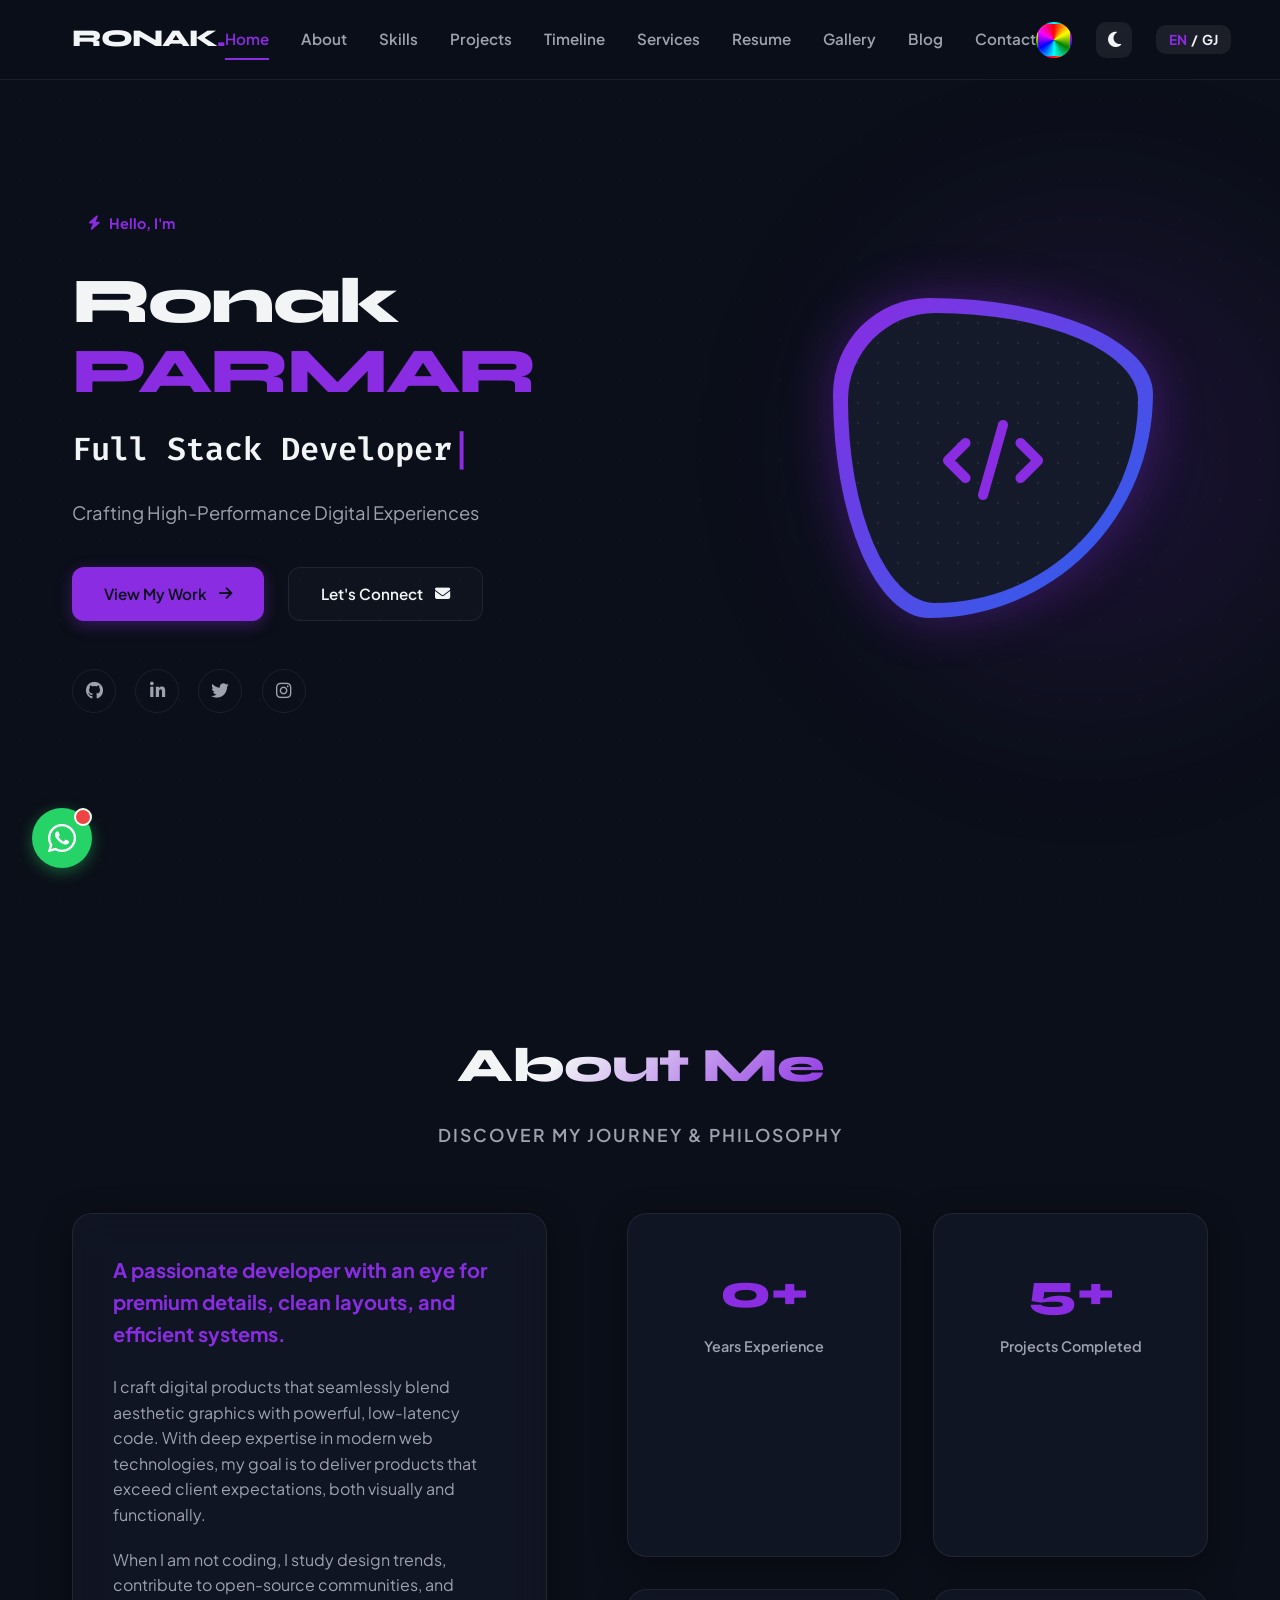
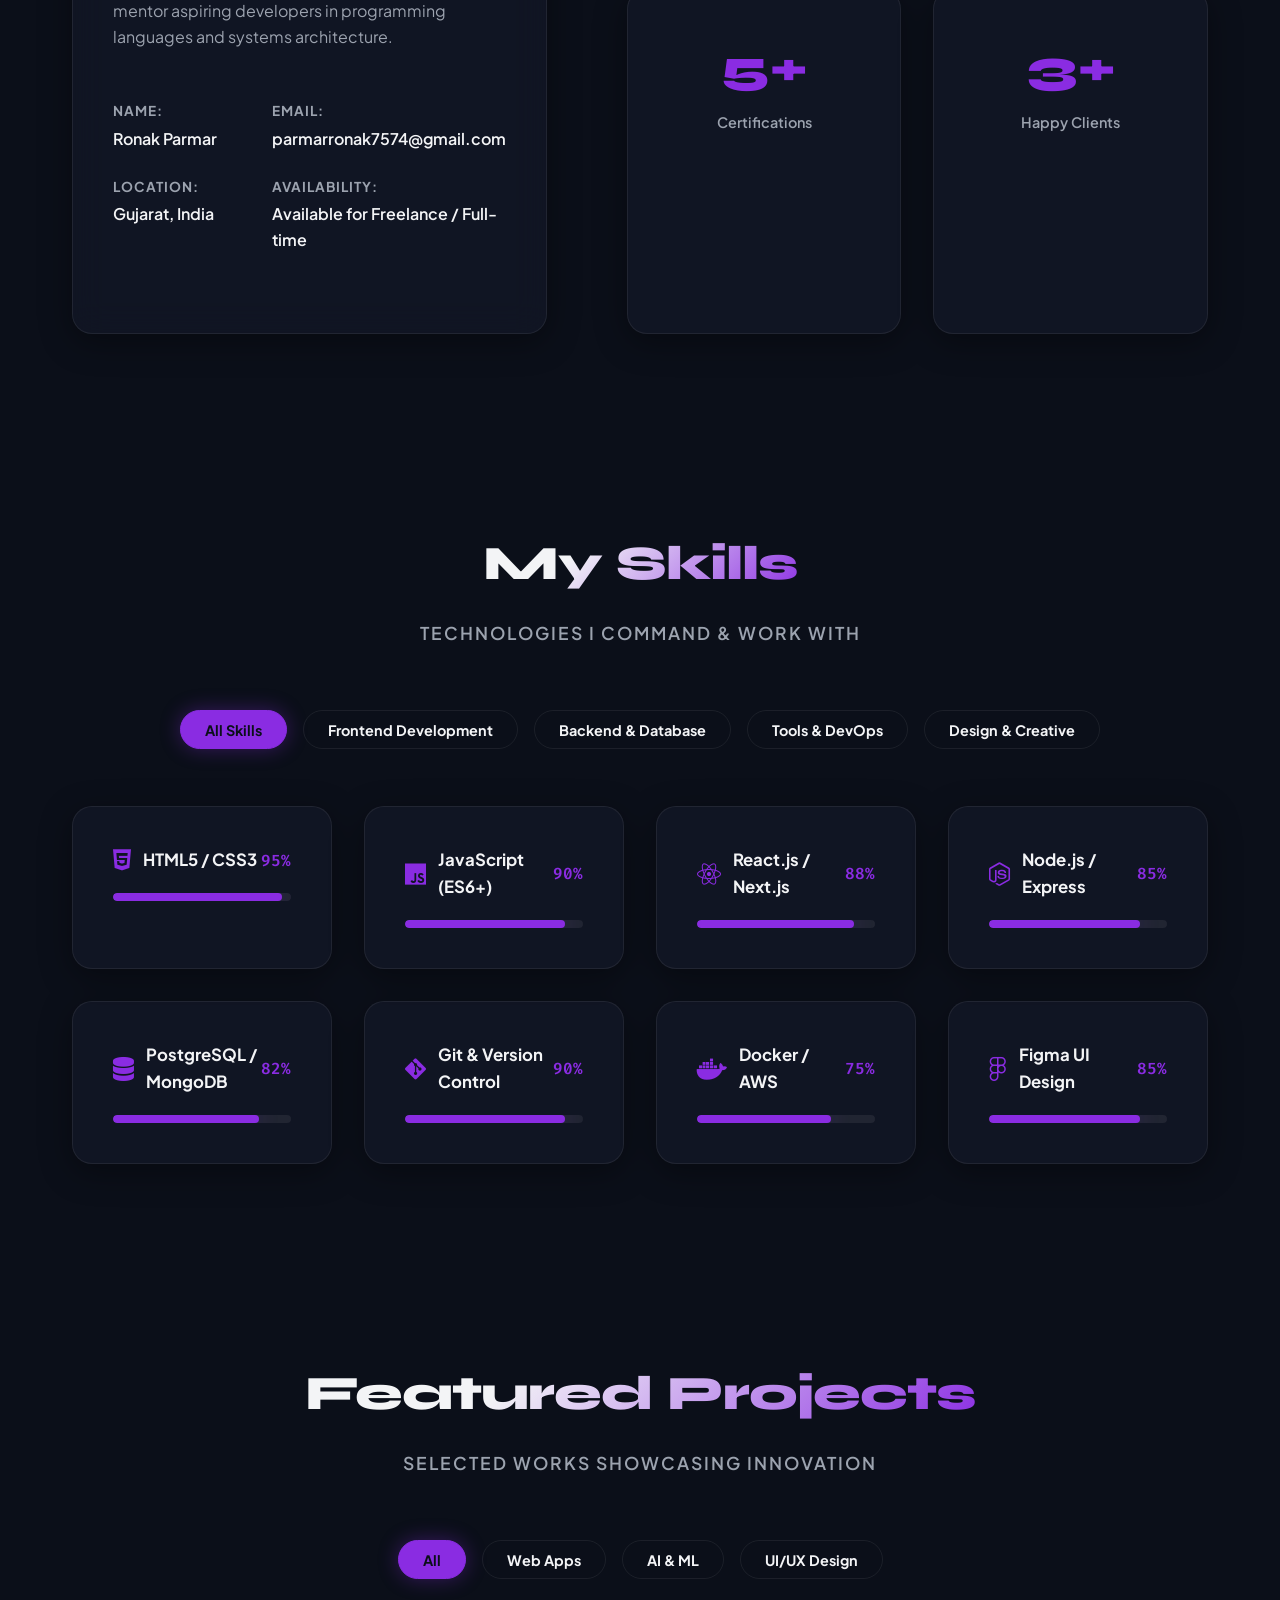
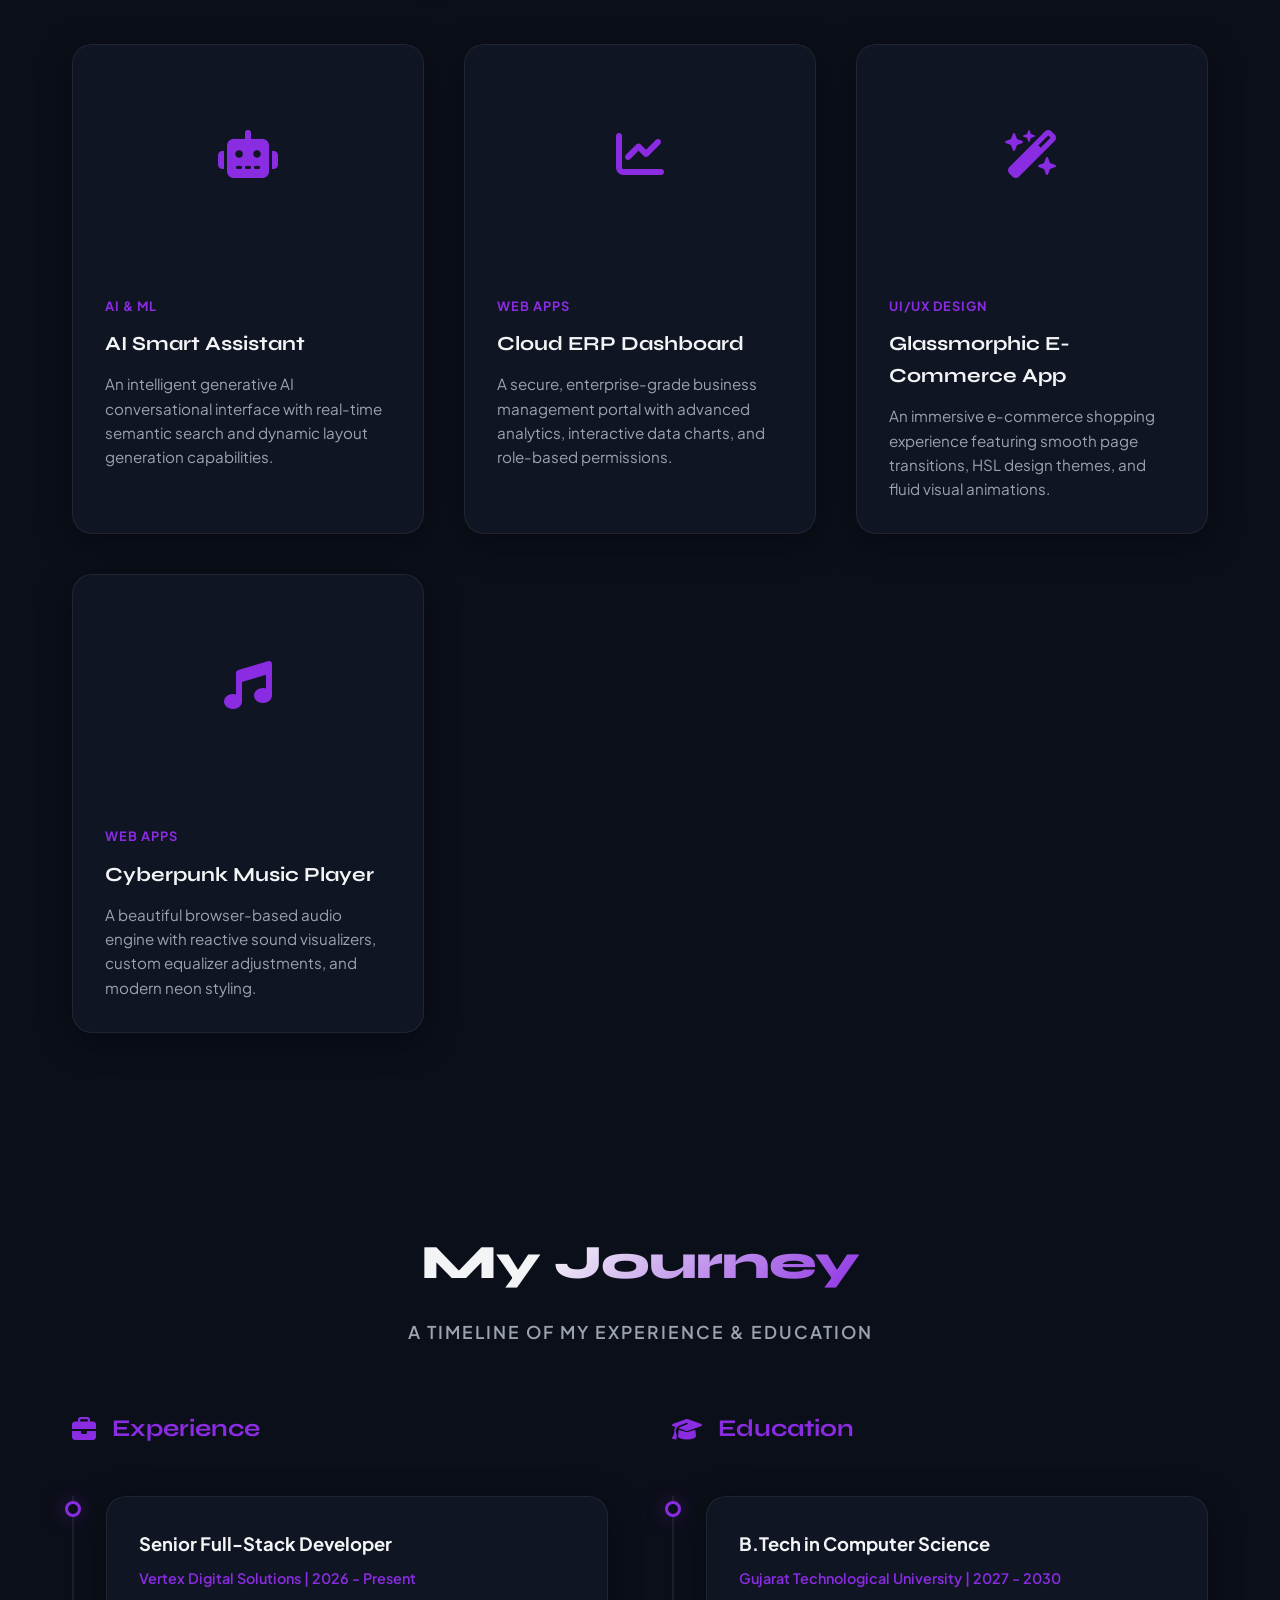
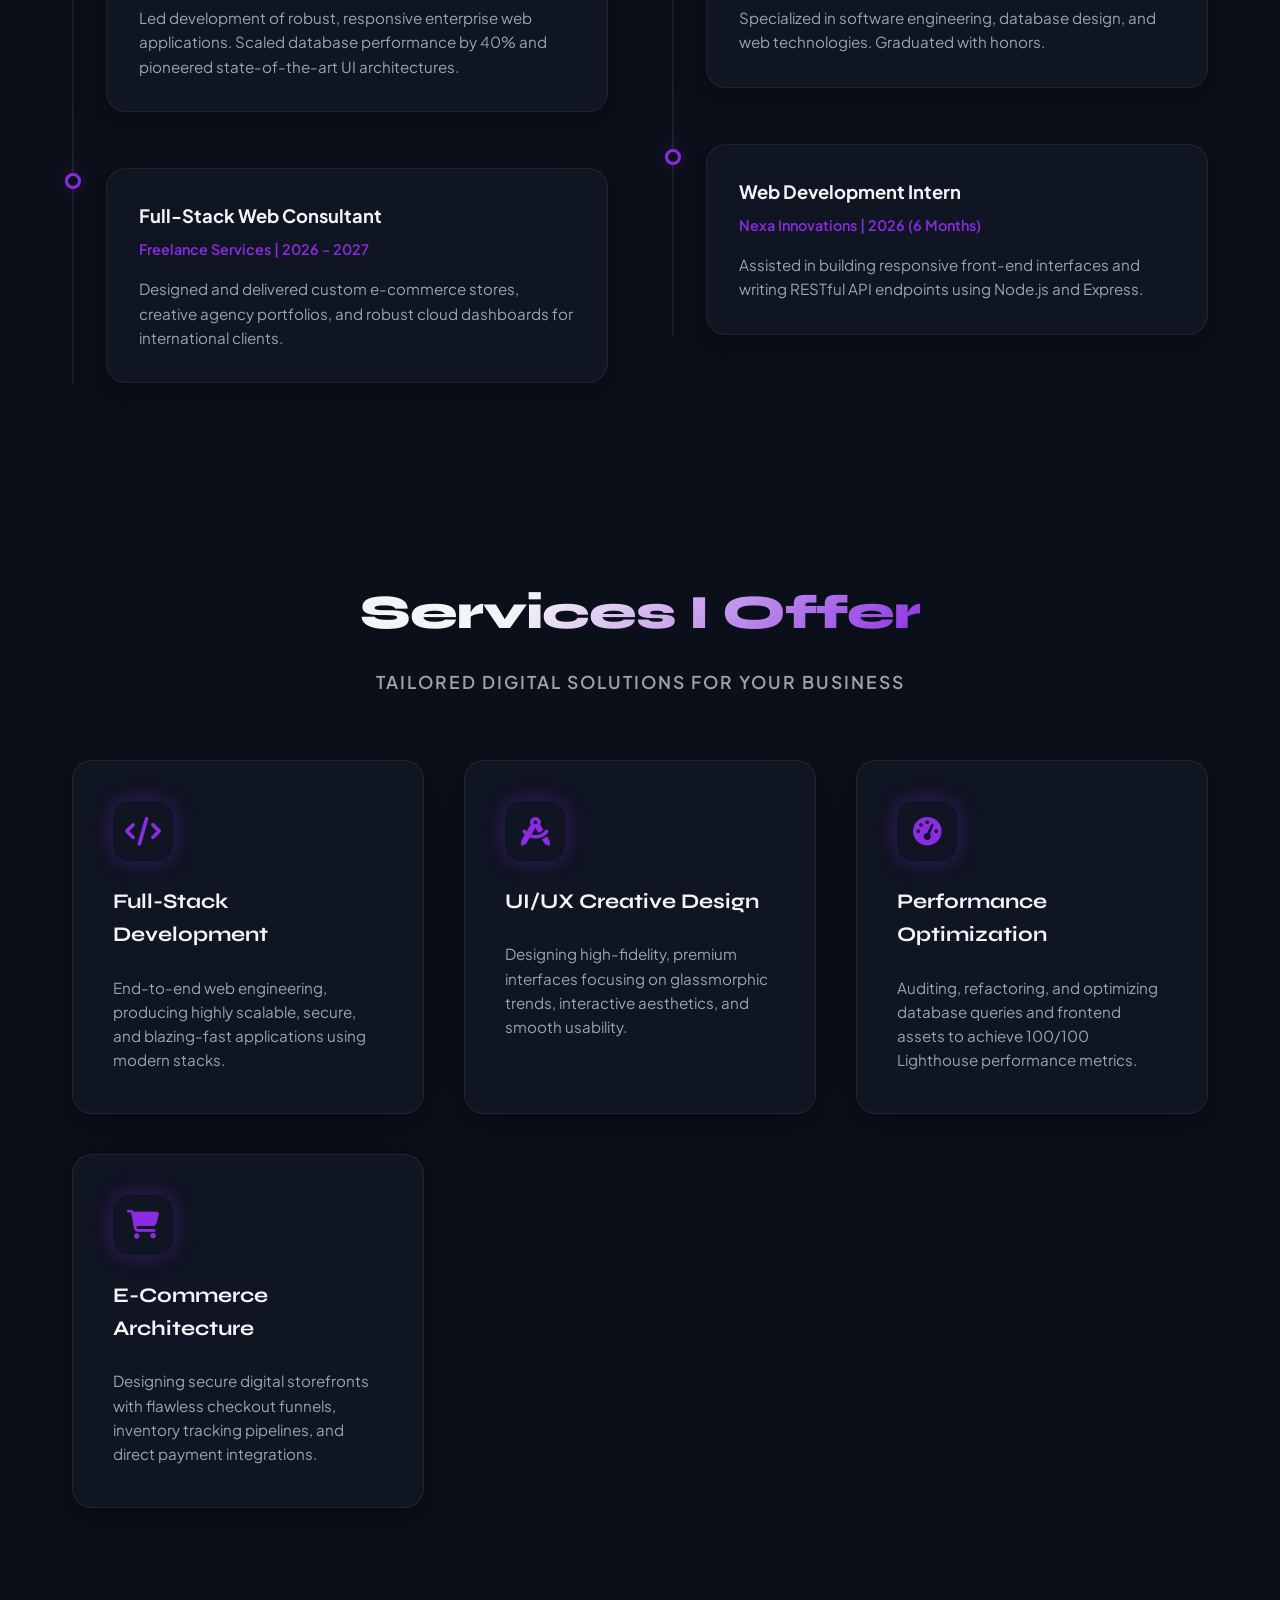
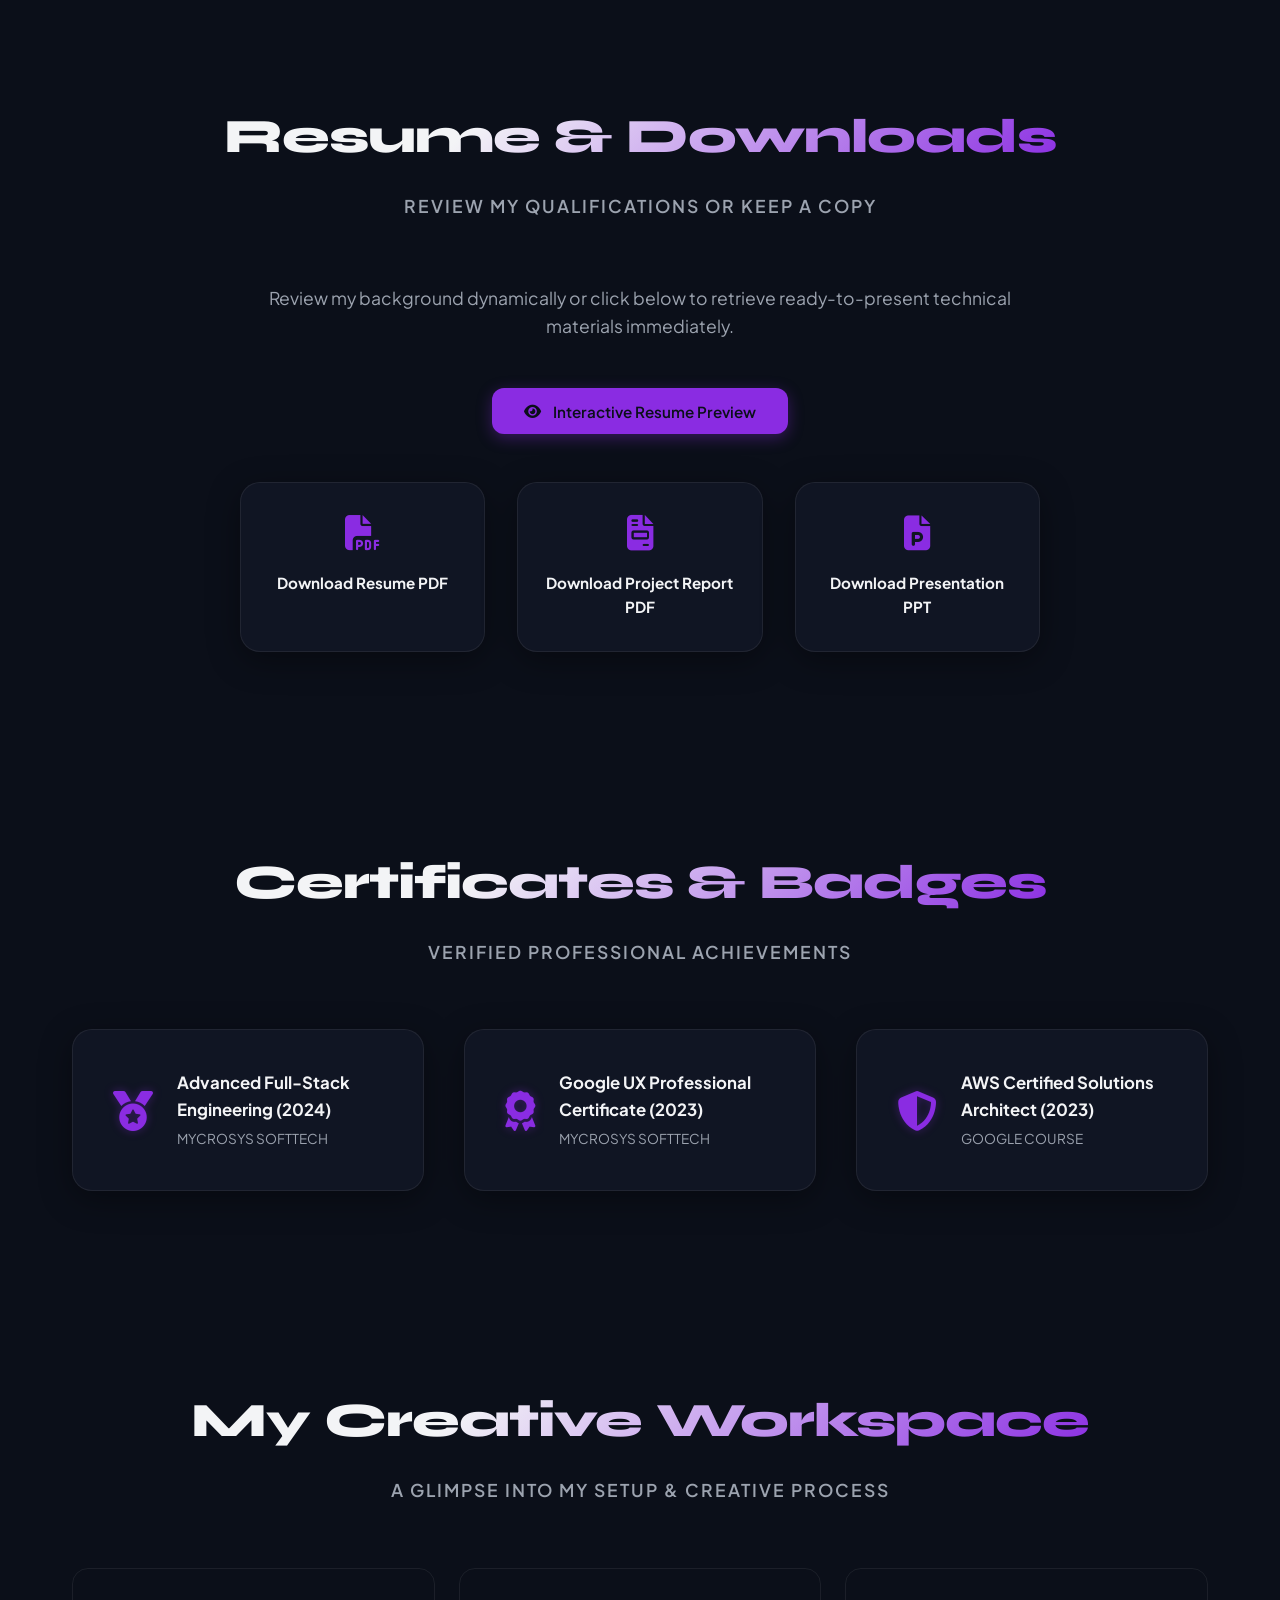
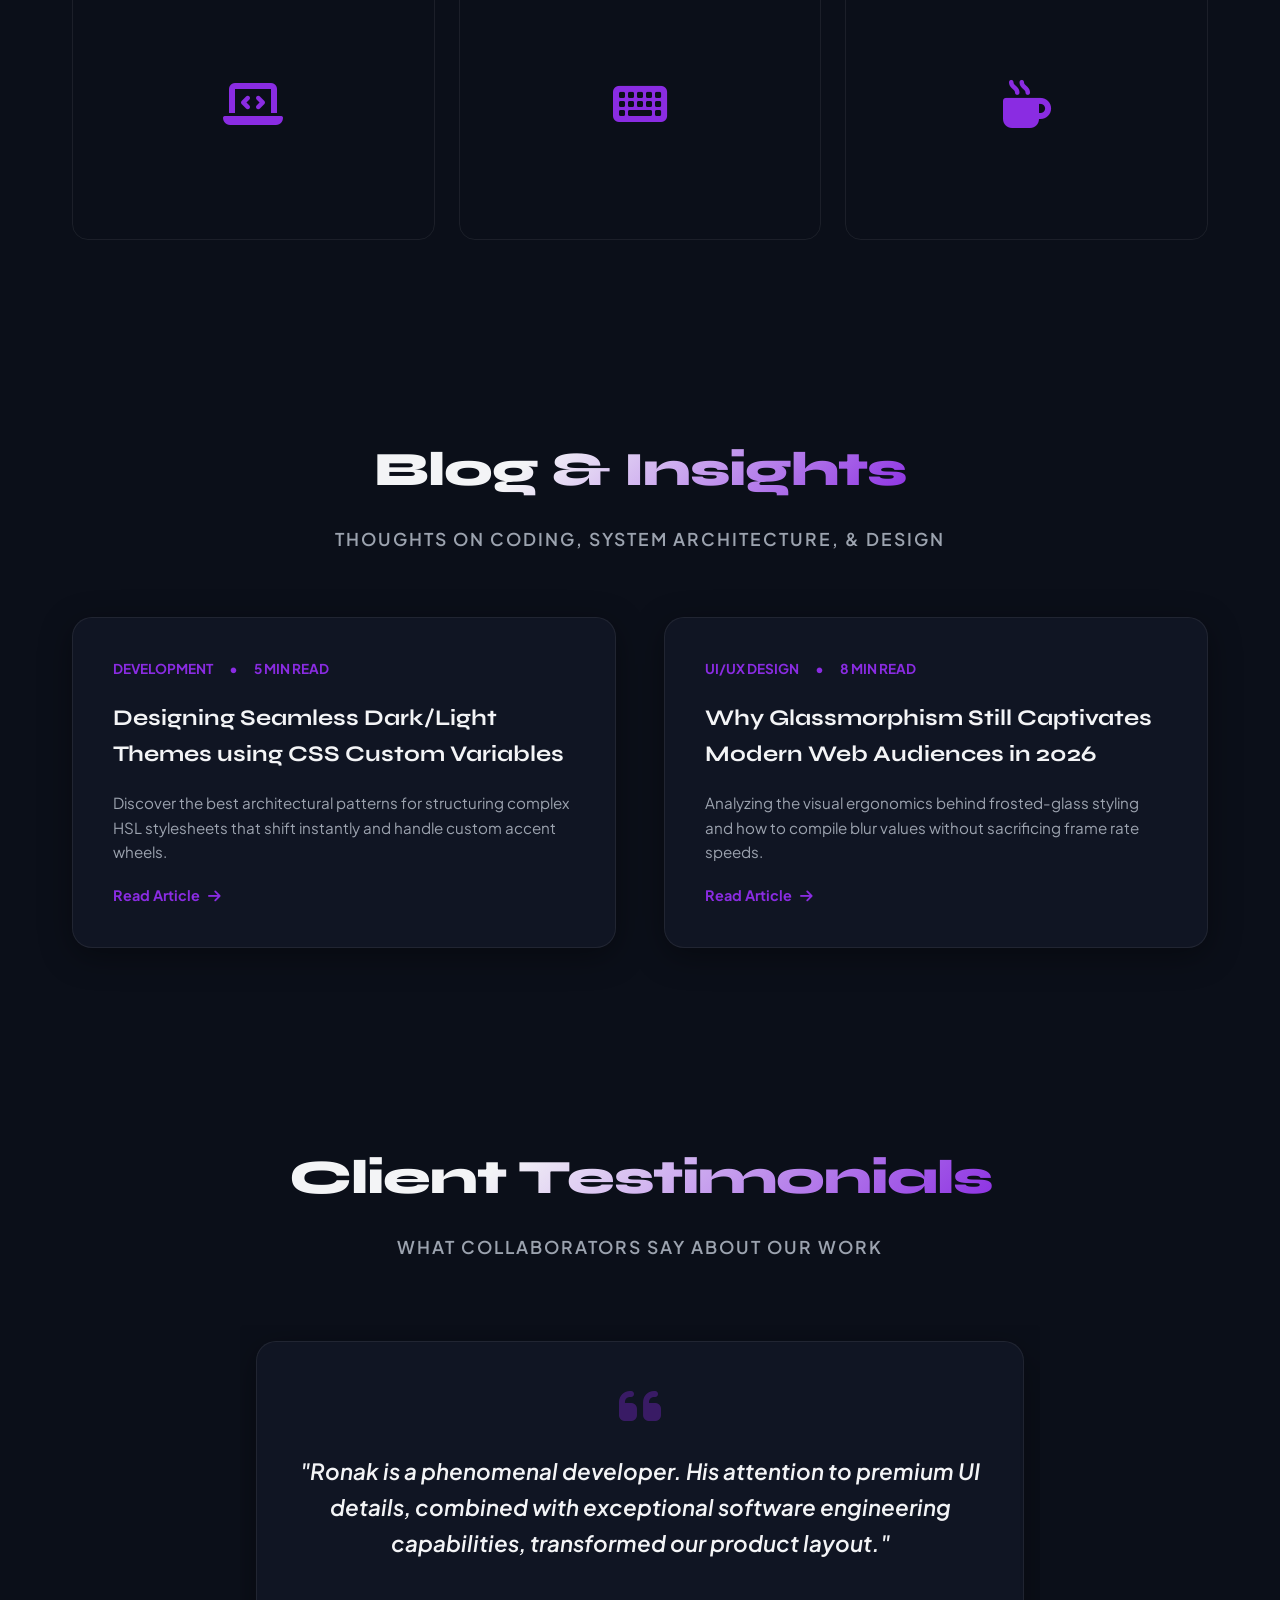
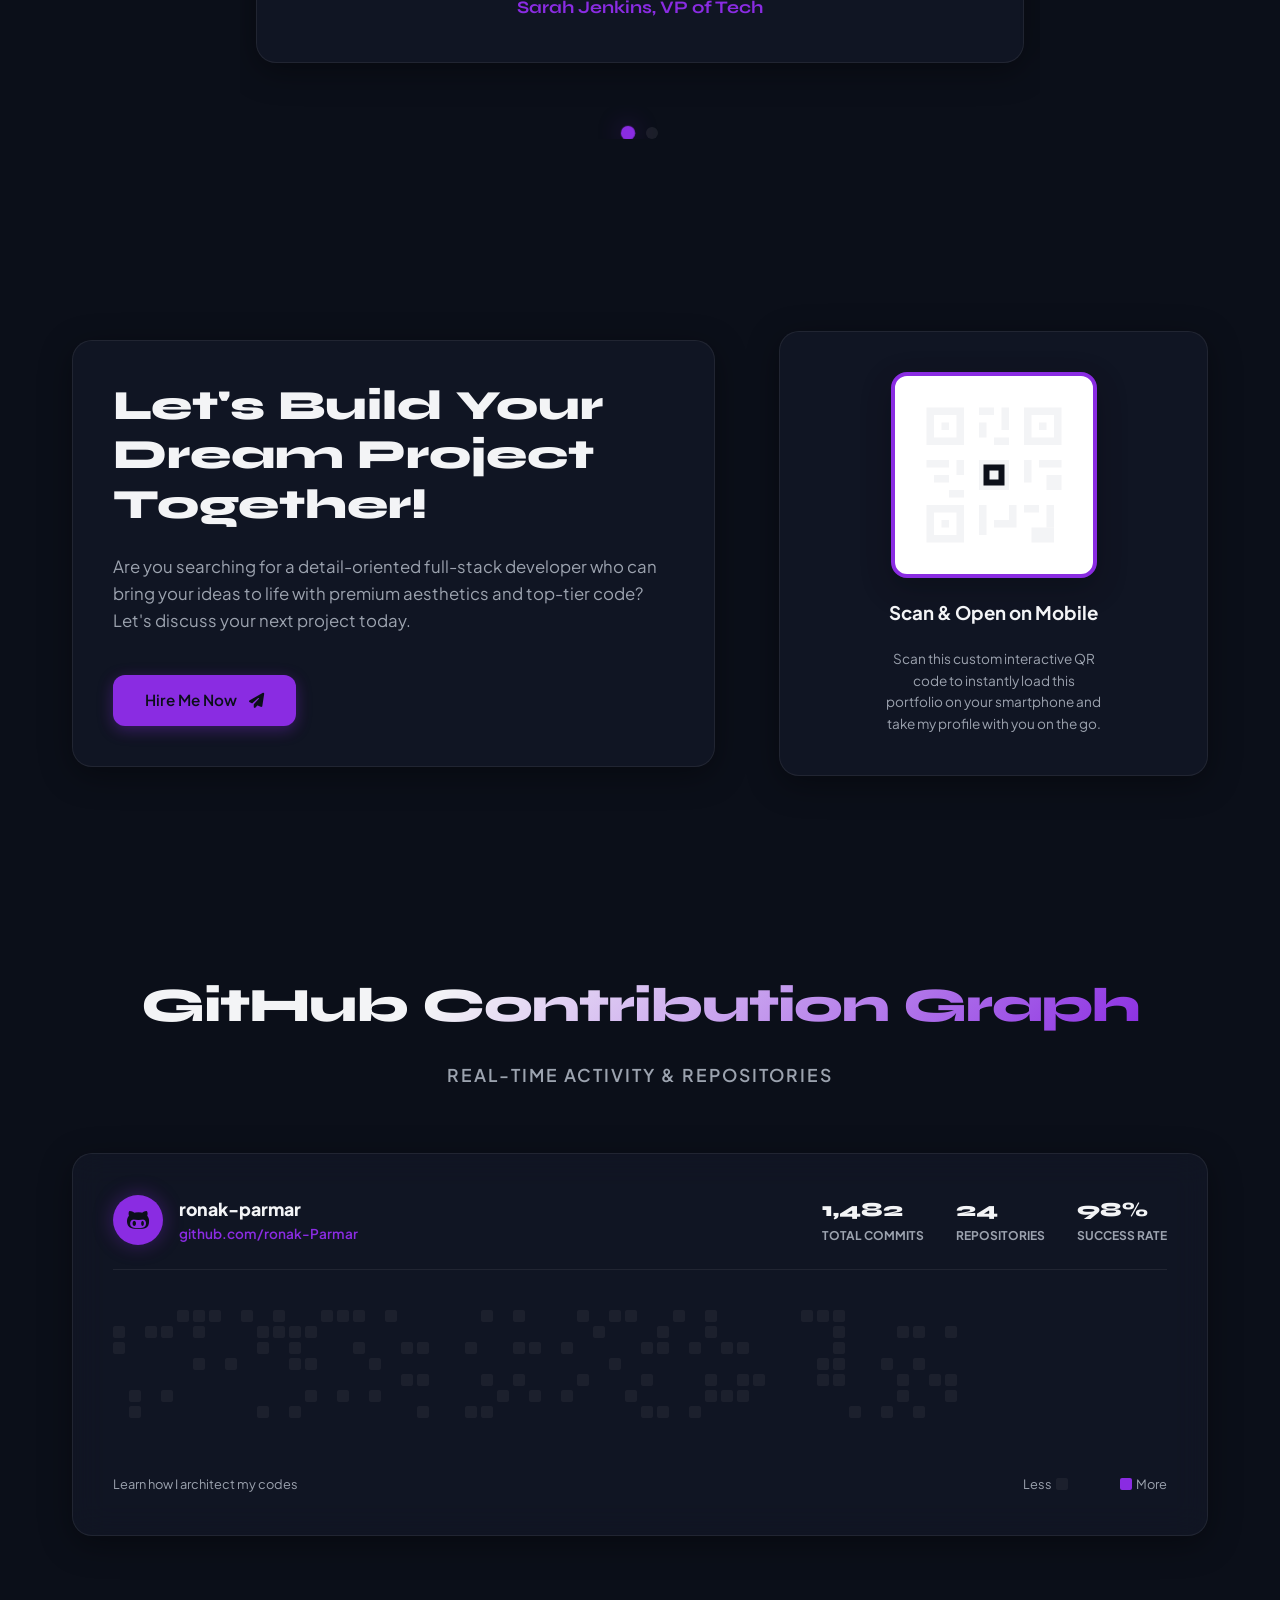
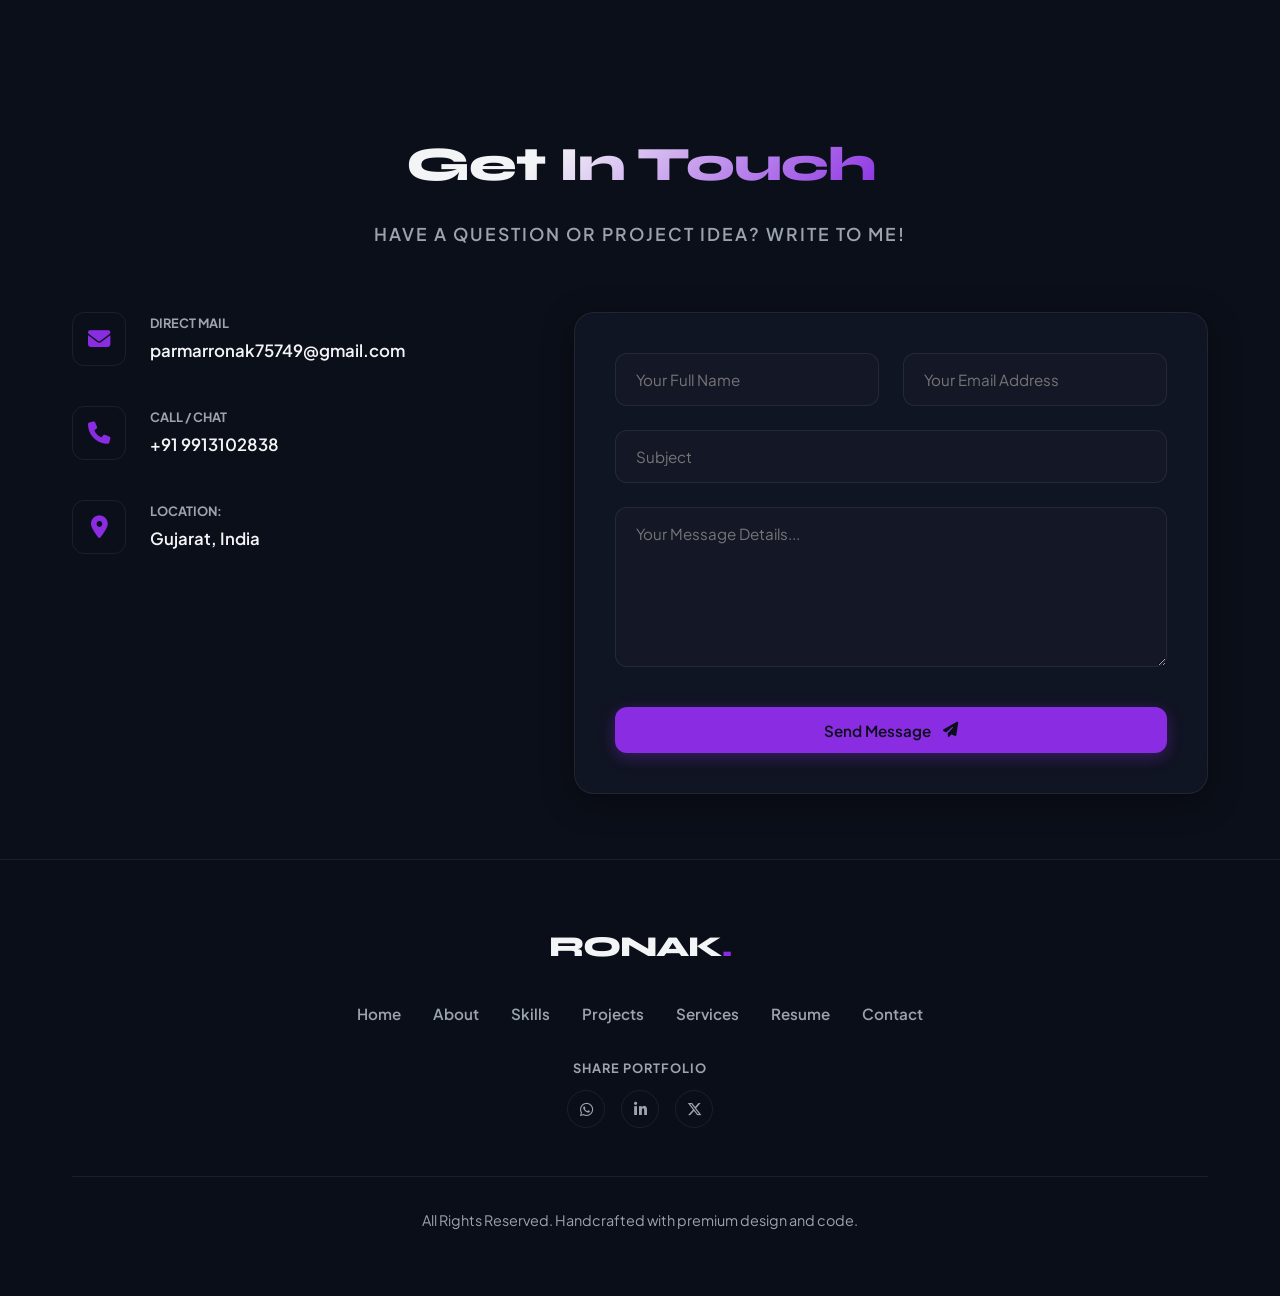
<file: index.html>
<!DOCTYPE html>
<html lang="en">

<head>
  <meta cha set="UTF-8">
  <meta name="viewport" content="width=device-width, initial-scale=1.0">

  <!-- SEO Optimization Setup -->
  <title>Ronak | Premium Full-Stack Portfolio</title>
  <meta name="description"
    content="Welcome to the premium developer portfolio of Ronak. High-performance web development, clean UI/UX designs, and advanced server systems built with perfection.">
  <meta name="keywords"
    content="Ronak Parmar, Developer Portfolio, Full-Stack Engineer, Gujarati Web Developer, Web Design, Next.js, Glassmorphism Developer">
  <meta name="author" content="Ronak">

  <!-- OpenGraph Social Sharing Setup -->
  <meta property="og:title" content="Ronak | Premium Full-Stack Portfolio">
  <meta property="og:description"
    content="Discover premium web apps, immersive interfaces, and scalable engineering systems handcrafted by Ronak.">
  <meta property="og:type" content="website">
  <meta property="og:url" content="https://ronak-portfolio.vercel.app">
  <meta property="og:image"
    content="https://images.unsplash.com/photo-1618005182384-a83a8bd57fbe?q=80&w=1200&auto=format&fit=crop">

  <!-- Twitter Card Card Data -->
  <meta name="twitter:card" content="summary_large_image">
  <meta name="twitter:title" content="Ronak | Premium Full-Stack Portfolio">
  <meta name="twitter:description" content="Explore custom engineering and high-fidelity interface design.">

  <!-- Inline SVG Favicon Logo -->
  <link rel="icon" type="image/svg+xml"
    href="data:image/svg+xml,%3Csvg xmlns='http://www.w3.org/2000/svg' viewBox='0 0 100 100'%3E%3Crect width='100' height='100' rx='20' fill='%230B0F19'/%3E%3Ccircle cx='50' cy='50' r='35' stroke='%238B5CF6' stroke-width='8' fill='none'/%3E%3Cpath d='M40 35 L60 50 L40 65' fill='none' stroke='%2306B6D4' stroke-width='8' stroke-linecap='round' stroke-linejoin='round'/%3E%3C/svg%3E">

  <!-- Icon Libraries CDN (FontAwesome) -->
  <link rel="stylesheet" href="https://cdnjs.cloudflare.com/ajax/libs/font-awesome/6.4.0/css/all.min.css">

  <!-- Core Design CSS File -->
 <link rel="stylesheet" href="style.css">
</head>

<body>

  <!-- ==========================================================================
       INTRO LOADING SCREEN
       ========================================================================== -->
  <div id="loader-screen">
    <div class="loader-spinner"></div>
    <div class="loader-logo">RONAK<span>.</span></div>
  </div>

  <!-- ==========================================================================
       HEADER & NAVIGATION BAR
       ========================================================================== -->
  <header class="header">
    <div class="container navbar">
      <a href="#home" class="logo">RONAK<span>.</span></a>

      <!-- Nav Links Map -->
      <nav class="nav-menu" id="nav-menu">
        <a href="#home" class="nav-link active" data-translate="nav.home">Home</a>
        <a href="#about" class="nav-link" data-translate="nav.about">About</a>
        <a href="#skills" class="nav-link" data-translate="nav.skills">Skills</a>
        <a href="#projects" class="nav-link" data-translate="nav.projects">Projects</a>
        <a href="#timeline" class="nav-link" data-translate="nav.timeline">Timeline</a>
        <a href="#services" class="nav-link" data-translate="nav.services">Services</a>
        <a href="#resume" class="nav-link" data-translate="nav.resume">Resume</a>
        <a href="#gallery" class="nav-link" data-translate="nav.gallery">Gallery</a>
        <a href="#blog" class="nav-link" data-translate="nav.blog">Blog</a>
        <a href="#contact" class="nav-link" data-translate="nav.contact">Contact</a>
      </nav>

      <!-- Interactive Menu Actions -->
      <div class="nav-actions">
        <!-- Color Accent Wheel Switcher -->
        <div class="accent-switcher">
          <button class="accent-trigger" id="accent-trigger" aria-label="Switch Accent Color"></button>
          <div class="accent-dropdown" id="accent-dropdown">
            <span class="color-dot active" data-color="purple" title="Cyberpunk Purple"></span>
            <span class="color-dot" data-color="blue" title="Tech Blue"></span>
            <span class="color-dot" data-color="green" title="Matrix Green"></span>
            <span class="color-dot" data-color="orange" title="Sunset Gold"></span>
            <span class="color-dot" data-color="red" title="Crimson Red"></span>
          </div>
        </div>

        <!-- Dark/Light Theme Button -->
        <button class="theme-toggle" id="theme-toggle" aria-label="Toggle Theme Mode">
          <i class="fa-solid fa-moon"></i>
          <i class="fa-solid fa-sun"></i>
        </button>

        <!-- Gujarati / English Toggler -->
        <button class="lang-toggle" id="lang-toggle">
          <span id="lang-en" class="active">EN</span>
          <span>/</span>
          <span id="lang-gj">GJ</span>
        </button>

        <!-- Mobile Navigation Button -->
        <button class="mobile-menu-btn" id="mobile-menu-btn" aria-label="Open Mobile Menu">
          <i class="fa-solid fa-bars-staggered"></i>
        </button>
      </div>
    </div>
  </header>

  <!-- ==========================================================================
       HERO / HOME SECTION
       ========================================================================== */ -->
  <section class="section hero-section" id="home">
    <div class="container hero-grid">
      <!-- Text details -->
      <div class="hero-text-col reveal-slide-up reveal-active">
        <div class="hero-tag">
          <i class="fa-solid fa-bolt"></i>
          <span data-translate="hero.greeting">Hello, I'm</span>
        </div>
        <h1 class="hero-title">Ronak <span class="hero-name">PARMAR</span></h1>

        <!-- Interactive typing wrapper -->
        <div class="typewrite-wrapper">
          <span id="typewrite-text"></span><span class="typewrite-cursor">|</span>
        </div>

        <p class="hero-desc" data-translate="hero.subtitle">Crafting High-Performance Digital Experiences</p>

        <div class="hero-actions">
          <a href="#projects" class="btn btn-primary">
            <span data-translate="hero.cta_projects">View My Work</span>
            <i class="fa-solid fa-arrow-right"></i>
          </a>
          <a href="#contact" class="btn btn-secondary">
            <span data-translate="hero.cta_contact">Let's Connect</span>
            <i class="fa-solid fa-envelope"></i>
          </a>
        </div>

        <!-- Social link list -->
        <div class="hero-socials">
          <a href="https://github.com" target="_blank" class="social-btn" aria-label="GitHub Profile"><i
              class="fa-brands fa-github"></i></a>
          <a href="https://linkedin.com" target="_blank" class="social-btn" aria-label="LinkedIn Profile"><i
              class="fa-brands fa-linkedin-in"></i></a>
          <a href="https://twitter.com" target="_blank" class="social-btn" aria-label="Twitter Profile"><i
              class="fa-brands fa-twitter"></i></a>
          <a href="https://instagram.com" target="_blank" class="social-btn" aria-label="___ronakparmar___"><i
              class="fa-brands fa-instagram"></i></a>
        </div>
      </div>

      <!-- 3D Art Element -->
      <div class="hero-art-col reveal-scale-in reveal-active">
        <div class="hero-art-container">
          <div class="hero-art-glow">
            <div class="hero-art-img">
              <div class="hero-art-inner">
                <i class="fa-solid fa-code"></i>
              </div>
            </div>
          </div>
        </div>
      </div>
    </div>
  </section>

  <!-- ==========================================================================
       ABOUT ME SECTION
       ========================================================================== -->
  <section class="section" id="about">
    <div class="container">
      <div class="section-header reveal-slide-up">
        <h2 class="section-title" data-translate="about.title">About Me</h2>
        <p class="section-subtitle" data-translate="about.subtitle">Discover My Journey & Philosophy</p>
      </div>

      <div class="about-grid">
        <!-- Biography and Info card -->
        <div class="about-info-col glass-card reveal-slide-up">
          <h3 class="about-intro-text" data-translate="about.intro">A passionate developer with an eye for premium
            details, clean layouts, and efficient systems.</h3>
          <div class="about-bio text-muted">
            <p data-translate="about.p1">I craft digital products that seamlessly blend aesthetic graphics with
              powerful, low-latency code. With deep expertise in modern web technologies, my goal is to deliver products
              that exceed client expectations, both visually and functionally.</p>
            <p data-translate="about.p2">When I am not coding, I study design trends, contribute to open-source
              communities, and mentor aspiring developers in programming languages and systems architecture.</p>
          </div>

          <div class="about-details-list">
            <div class="detail-item">
              <span class="detail-label" data-translate="about.label_name">Name:</span>
              <span class="detail-value">Ronak Parmar</span>
            </div>
            <div class="detail-item">
              <span class="detail-label" data-translate="about.label_email">Email:</span>
              <span class="detail-value">parmarronak7574@gmail.com</span>
            </div>
            <div class="detail-item">
              <span class="detail-label" data-translate="about.label_loc">Location:</span>
              <span class="detail-value" data-translate="about.val_loc">Gujarat, India</span>
            </div>
            <div class="detail-item">
              <span class="detail-label" data-translate="about.label_status">Availability:</span>
              <span class="detail-value" data-translate="about.val_status">Available for Freelance / Full-time</span>
            </div>
          </div>
        </div>

        <!-- Numeric count statistics cards -->
        <div class="about-stats reveal-scale-in">
          <div class="stat-card glass-card">
            <div class="stat-num" data-count="0">0</div>
            <div class="stat-label" data-translate="about.stat_experience">Years Experience</div>
          </div>
          <div class="stat-card glass-card">
            <div class="stat-num" data-count="5">0</div>
            <div class="stat-label" data-translate="about.stat_projects">Projects Completed</div>
          </div>
          <div class="stat-card glass-card">
            <div class="stat-num" data-count="5">0</div>
            <div class="stat-label" data-translate="about.stat_certificates">Certifications</div>
          </div>
          <div class="stat-card glass-card">
            <div class="stat-num" data-count="3">0</div>
            <div class="stat-label" data-translate="about.stat_clients">Happy Clients</div>
          </div>
        </div>
      </div>
    </div>
  </section>

  <!-- ==========================================================================
       SKILLS SECTION
       ========================================================================== -->
  <section class="section" id="skills">
    <div class="container">
      <div class="section-header reveal-slide-up">
        <h2 class="section-title" data-translate="skills.title">My Skills</h2>
        <p class="section-subtitle" data-translate="skills.subtitle">Technologies I Command & Work With</p>
      </div>

      <!-- Category filters -->
      <div class="skills-filter reveal-slide-up">
        <button class="filter-btn active" data-skill-cat="all" data-translate="skills.cat_all">All Skills</button>
        <button class="filter-btn" data-skill-cat="frontend" data-translate="skills.cat_front">Frontend
          Development</button>
        <button class="filter-btn" data-skill-cat="backend" data-translate="skills.cat_back">Backend & Database</button>
        <button class="filter-btn" data-skill-cat="tools" data-translate="skills.cat_tools">Tools & DevOps</button>
        <button class="filter-btn" data-skill-cat="design" data-translate="skills.cat_design">Design & Creative</button>
      </div>

      <div class="skills-grid reveal-slide-up">
        <!-- Frontend -->
        <div class="skill-card glass-card" data-skill-item="frontend">
          <div class="skill-info">
            <div class="skill-name-wrapper">
              <i class="fa-brands fa-html5 skill-icon"></i>
              <span class="skill-name">HTML5 / CSS3</span>
            </div>
            <span class="skill-percent">95%</span>
          </div>
          <div class="skill-track">
            <div class="skill-bar" data-width="95%"></div>
          </div>
        </div>

        <div class="skill-card glass-card" data-skill-item="frontend">
          <div class="skill-info">
            <div class="skill-name-wrapper">
              <i class="fa-brands fa-js skill-icon"></i>
              <span class="skill-name">JavaScript (ES6+)</span>
            </div>
            <span class="skill-percent">90%</span>
          </div>
          <div class="skill-track">
            <div class="skill-bar" data-width="90%"></div>
          </div>
        </div>

        <div class="skill-card glass-card" data-skill-item="frontend">
          <div class="skill-info">
            <div class="skill-name-wrapper">
              <i class="fa-brands fa-react skill-icon"></i>
              <span class="skill-name">React.js / Next.js</span>
            </div>
            <span class="skill-percent">88%</span>
          </div>
          <div class="skill-track">
            <div class="skill-bar" data-width="88%"></div>
          </div>
        </div>

        <!-- Backend -->
        <div class="skill-card glass-card" data-skill-item="backend">
          <div class="skill-info">
            <div class="skill-name-wrapper">
              <i class="fa-brands fa-node-js skill-icon"></i>
              <span class="skill-name">Node.js / Express</span>
            </div>
            <span class="skill-percent">85%</span>
          </div>
          <div class="skill-track">
            <div class="skill-bar" data-width="85%"></div>
          </div>
        </div>

        <div class="skill-card glass-card" data-skill-item="backend">
          <div class="skill-info">
            <div class="skill-name-wrapper">
              <i class="fa-solid fa-database skill-icon"></i>
              <span class="skill-name">PostgreSQL / MongoDB</span>
            </div>
            <span class="skill-percent">82%</span>
          </div>
          <div class="skill-track">
            <div class="skill-bar" data-width="82%"></div>
          </div>
        </div>

        <!-- Tools -->
        <div class="skill-card glass-card" data-skill-item="tools">
          <div class="skill-info">
            <div class="skill-name-wrapper">
              <i class="fa-brands fa-git-alt skill-icon"></i>
              <span class="skill-name">Git & Version Control</span>
            </div>
            <span class="skill-percent">90%</span>
          </div>
          <div class="skill-track">
            <div class="skill-bar" data-width="90%"></div>
          </div>
        </div>

        <div class="skill-card glass-card" data-skill-item="tools">
          <div class="skill-info">
            <div class="skill-name-wrapper">
              <i class="fa-brands fa-docker skill-icon"></i>
              <span class="skill-name">Docker / AWS</span>
            </div>
            <span class="skill-percent">75%</span>
          </div>
          <div class="skill-track">
            <div class="skill-bar" data-width="75%"></div>
          </div>
        </div>

        <!-- Design -->
        <div class="skill-card glass-card" data-skill-item="design">
          <div class="skill-info">
            <div class="skill-name-wrapper">
              <i class="fa-brands fa-figma skill-icon"></i>
              <span class="skill-name">Figma UI Design</span>
            </div>
            <span class="skill-percent">85%</span>
          </div>
          <div class="skill-track">
            <div class="skill-bar" data-width="85%"></div>
          </div>
        </div>
      </div>
    </div>
  </section>

  <!-- ==========================================================================
       PROJECTS WITH DYNAMIC FILTER
       ========================================================================== -->
  <section class="section" id="projects">
    <div class="container">
      <div class="section-header reveal-slide-up">
        <h2 class="section-title" data-translate="projects.title">Featured Projects</h2>
        <p class="section-subtitle" data-translate="projects.subtitle">Selected Works Showcasing Innovation</p>
      </div>

      <!-- Filter Button Row -->
      <div class="projects-filter reveal-slide-up">
        <button class="filter-btn active" data-filter="all" data-translate="projects.filter_all">All</button>
        <button class="filter-btn" data-filter="web" data-translate="projects.filter_web">Web Apps</button>
        <button class="filter-btn" data-filter="ai" data-translate="projects.filter_ai">AI & ML</button>
        <button class="filter-btn" data-filter="design" data-translate="projects.filter_design">UI/UX Design</button>
      </div>

      <div class="projects-grid reveal-slide-up">
        <!-- Project 1 -->
        <div class="project-card glass-card" data-cat="ai">
          <div class="project-img-wrapper">
            <i class="fa-solid fa-robot"></i>
            <div class="project-hover-overlay">
              <button class="btn btn-primary view-project-details" data-project="1">
                <span data-translate="projects.view_details">View Details</span>
                <i class="fa-solid fa-expand"></i>
              </button>
            </div>
          </div>
          <div class="project-info">
            <span class="project-category" data-translate="projects.filter_ai">AI & ML</span>
            <h3 class="project-title" data-translate="projects.p1_title">AI Smart Assistant</h3>
            <p class="project-desc" data-translate="projects.p1_desc">An intelligent generative AI conversational
              interface with real-time semantic search and dynamic layout generation capabilities.</p>
          </div>
        </div>

        <!-- Project 2 -->
        <div class="project-card glass-card" data-cat="web">
          <div class="project-img-wrapper">
            <i class="fa-solid fa-chart-line"></i>
            <div class="project-hover-overlay">
              <button class="btn btn-primary view-project-details" data-project="2">
                <span data-translate="projects.view_details">View Details</span>
                <i class="fa-solid fa-expand"></i>
              </button>
            </div>
          </div>
          <div class="project-info">
            <span class="project-category" data-translate="projects.filter_web">Web Apps</span>
            <h3 class="project-title" data-translate="projects.p2_title">Cloud ERP Dashboard</h3>
            <p class="project-desc" data-translate="projects.p2_desc">A secure, enterprise-grade business management
              portal with advanced analytics, interactive data charts, and role-based permissions.</p>
          </div>
        </div>

        <!-- Project 3 -->
        <div class="project-card glass-card" data-cat="design">
          <div class="project-img-wrapper">
            <i class="fa-solid fa-wand-magic-sparkles"></i>
            <div class="project-hover-overlay">
              <button class="btn btn-primary view-project-details" data-project="3">
                <span data-translate="projects.view_details">View Details</span>
                <i class="fa-solid fa-expand"></i>
              </button>
            </div>
          </div>
          <div class="project-info">
            <span class="project-category" data-translate="projects.filter_design">UI/UX Design</span>
            <h3 class="project-title" data-translate="projects.p3_title">Glassmorphic E-Commerce App</h3>
            <p class="project-desc" data-translate="projects.p3_desc">An immersive e-commerce shopping experience
              featuring smooth page transitions, HSL design themes, and fluid visual animations.</p>
          </div>
        </div>

        <!-- Project 4 -->
        <div class="project-card glass-card" data-cat="web">
          <div class="project-img-wrapper">
            <i class="fa-solid fa-music"></i>
            <div class="project-hover-overlay">
              <button class="btn btn-primary view-project-details" data-project="4">
                <span data-translate="projects.view_details">View Details</span>
                <i class="fa-solid fa-expand"></i>
              </button>
            </div>
          </div>
          <div class="project-info">
            <span class="project-category" data-translate="projects.filter_web">Web Apps</span>
            <h3 class="project-title" data-translate="projects.p4_title">Cyberpunk Music Player</h3>
            <p class="project-desc" data-translate="projects.p4_desc">A beautiful browser-based audio engine with
              reactive sound visualizers, custom equalizer adjustments, and modern neon styling.</p>
          </div>
        </div>
      </div>
    </div>
  </section>

  <!-- ==========================================================================
       EXPERIENCE & TIMELINE
       ========================================================================== -->
  <section class="section" id="timeline">
    <div class="container">
      <div class="section-header reveal-slide-up">
        <h2 class="section-title" data-translate="timeline.title">My Journey</h2>
        <p class="section-subtitle" data-translate="timeline.subtitle">A Timeline of My Experience & Education</p>
      </div>

      <div class="timeline-grid reveal-slide-up">
        <!-- Experience Column -->
        <div class="timeline-col">
          <h3 class="timeline-column-title">
            <i class="fa-solid fa-briefcase"></i>
            <span data-translate="timeline.exp_title">Experience</span>
          </h3>
          <div class="timeline-flow">
            <!-- Timeline item 1 -->
            <div class="timeline-item">
              <div class="timeline-dot"></div>
              <div class="timeline-card glass-card">
                <h4 class="timeline-title" data-translate="timeline.item1_title">Senior Full-Stack Developer</h4>
                <div class="timeline-subtitle" data-translate="timeline.item1_subtitle">Vertex Digital Solutions | 2026
                  - Present</div>
                <p class="timeline-text" data-translate="timeline.item1_desc">Led development of robust, responsive
                  enterprise web applications. Scaled database performance by 40% and pioneered state-of-the-art UI
                  architectures.</p>
              </div>
            </div>
            <!-- Timeline item 2 -->
            <div class="timeline-item">
              <div class="timeline-dot"></div>
              <div class="timeline-card glass-card">
                <h4 class="timeline-title" data-translate="timeline.item2_title">Full-Stack Web Consultant</h4>
                <div class="timeline-subtitle" data-translate="timeline.item2_subtitle">Freelance Services | 2026 - 2027
                </div>
                <p class="timeline-text" data-translate="timeline.item2_desc">Designed and delivered custom e-commerce
                  stores, creative agency portfolios, and robust cloud dashboards for international clients.</p>
              </div>
            </div>
          </div>
        </div>

        <!-- Education Column -->
        <div class="timeline-col">
          <h3 class="timeline-column-title">
            <i class="fa-solid fa-graduation-cap"></i>
            <span data-translate="timeline.edu_title">Education</span>
          </h3>
          <div class="timeline-flow">
            <!-- Timeline item 3 -->
            <div class="timeline-item">
              <div class="timeline-dot"></div>
              <div class="timeline-card glass-card">
                <h4 class="timeline-title" data-translate="timeline.item3_title">B.Tech in Computer Science</h4>
                <div class="timeline-subtitle" data-translate="timeline.item3_subtitle">Gujarat Technological University
                  | 2027 - 2030</div>
                <p class="timeline-text" data-translate="timeline.item3_desc">Specialized in software engineering,
                  database design, and web technologies. Graduated with honors.</p>
              </div>
            </div>
            <!-- Timeline item 4 -->
            <div class="timeline-item">
              <div class="timeline-dot"></div>
              <div class="timeline-card glass-card">
                <h4 class="timeline-title" data-translate="timeline.item4_title">Web Development Intern</h4>
                <div class="timeline-subtitle" data-translate="timeline.item4_subtitle">Nexa Innovations | 2026 (6
                  Months)</div>
                <p class="timeline-text" data-translate="timeline.item4_desc">Assisted in building responsive front-end
                  interfaces and writing RESTful API endpoints using Node.js and Express.</p>
              </div>
            </div>
          </div>
        </div>
      </div>
    </div>
  </section>

  <!-- ==========================================================================
       SERVICES SECTION
       ========================================================================== -->
  <section class="section" id="services">
    <div class="container">
      <div class="section-header reveal-slide-up">
        <h2 class="section-title" data-translate="services.title">Services I Offer</h2>
        <p class="section-subtitle" data-translate="services.subtitle">Tailored Digital Solutions for Your Business</p>
      </div>

      <div class="services-grid reveal-slide-up">
        <!-- Service 1 -->
        <div class="service-card glass-card">
          <div class="service-icon-box">
            <i class="fa-solid fa-code"></i>
          </div>
          <h3 class="service-title" data-translate="services.s1_title">Full-Stack Development</h3>
          <p class="service-desc" data-translate="services.s1_desc">End-to-end web engineering, producing highly
            scalable, secure, and blazing-fast applications using modern stacks.</p>
        </div>

        <!-- Service 2 -->
        <div class="service-card glass-card">
          <div class="service-icon-box">
            <i class="fa-solid fa-compass-drafting"></i>
          </div>
          <h3 class="service-title" data-translate="services.s2_title">UI/UX Creative Design</h3>
          <p class="service-desc" data-translate="services.s2_desc">Designing high-fidelity, premium interfaces focusing
            on glassmorphic trends, interactive aesthetics, and smooth usability.</p>
        </div>

        <!-- Service 3 -->
        <div class="service-card glass-card">
          <div class="service-icon-box">
            <i class="fa-solid fa-gauge-high"></i>
          </div>
          <h3 class="service-title" data-translate="services.s3_title">Performance Optimization</h3>
          <p class="service-desc" data-translate="services.s3_desc">Auditing, refactoring, and optimizing database
            queries and frontend assets to achieve 100/100 Lighthouse performance metrics.</p>
        </div>

        <!-- Service 4 -->
        <div class="service-card glass-card">
          <div class="service-icon-box">
            <i class="fa-solid fa-cart-shopping"></i>
          </div>
          <h3 class="service-title" data-translate="services.s4_title">E-Commerce Architecture</h3>
          <p class="service-desc" data-translate="services.s4_desc">Designing secure digital storefronts with flawless
            checkout funnels, inventory tracking pipelines, and direct payment integrations.</p>
        </div>
      </div>
    </div>
  </section>

  <!-- ==========================================================================
       RESUME & DOWNLOAD SECTION
       ========================================================================== -->
  <section class="section resume-section" id="resume">
    <div class="container">
      <div class="section-header reveal-slide-up">
        <h2 class="section-title" data-translate="resume.title">Resume & Downloads</h2>
        <p class="section-subtitle" data-translate="resume.subtitle">Review My Qualifications or Keep a Copy</p>
      </div>

      <div class="resume-wrapper reveal-slide-up">
        <p class="resume-desc" data-translate="resume.subtitle">Review my background dynamically or click below to
          retrieve ready-to-present technical materials immediately.</p>

        <!-- Interactive Preview Trigger -->
        <button class="btn btn-primary" id="open-resume-preview-btn">
          <i class="fa-solid fa-eye"></i>
          <span data-translate="resume.preview_btn">Interactive Resume Preview</span>
        </button>

        <!-- Downloads Grid -->
        <div class="resume-download-grid">
          <!-- Download 1: Resume -->
          <div class="download-card glass-card" id="dl-cv-btn">
            <i class="fa-solid fa-file-pdf download-icon"></i>
            <h4 class="download-title" data-translate="resume.download_cv">Download Resume PDF</h4>
          </div>

          <!-- Download 2: Report -->
          <div class="download-card glass-card" id="dl-report-btn">
            <i class="fa-solid fa-file-invoice download-icon"></i>
            <h4 class="download-title" data-translate="resume.download_report">Download Project Report PDF</h4>
          </div>

          <!-- Download 3: PPT -->
          <div class="download-card glass-card" id="dl-ppt-btn">
            <i class="fa-solid fa-file-powerpoint download-icon"></i>
            <h4 class="download-title" data-translate="resume.download_ppt">Download Presentation PPT</h4>
          </div>
        </div>
      </div>
    </div>
  </section>

  <!-- ==========================================================================
       CERTIFICATES GALLERY
       ========================================================================== -->
  <section class="section" id="certificates">
    <div class="container">
      <div class="section-header reveal-slide-up">
        <h2 class="section-title" data-translate="certificates.title">Certificates & Badges</h2>
        <p class="section-subtitle" data-translate="certificates.subtitle">Verified Professional Achievements</p>
      </div>

      <div class="certificates-grid reveal-slide-up">
        <!-- Cert 1 -->
        <div class="certificate-card glass-card">
          <div class="certificate-badge">
            <i class="fa-solid fa-medal"></i>
          </div>
          <div class="certificate-info">
            <h3 class="certificate-title" data-translate="certificates.c1">Advanced Full-Stack Engineering (2024)</h3>
            <span class="certificate-issuer"> MYCROSYS SOFTTECH</span>
          </div>
        </div>

        <!-- Cert 2 -->
        <div class="certificate-card glass-card">
          <div class="certificate-badge">
            <i class="fa-solid fa-award"></i>
          </div>
          <div class="certificate-info">
            <h3 class="certificate-title" data-translate="certificates.c2">Google UX Professional Certificate (2023)
            </h3>
            <span class="certificate-issuer"> MYCROSYS SOFTTECH</span>
          </div>
        </div>

        <!-- Cert 3 -->
        <div class="certificate-card glass-card">
          <div class="certificate-badge">
            <i class="fa-solid fa-shield-halved"></i>
          </div>
          <div class="certificate-info">
            <h3 class="certificate-title" data-translate="certificates.c3">AWS Certified Solutions Architect (2023)</h3>
            <span class="certificate-issuer"> GOOGLE COURSE</span>
          </div>
        </div>
      </div>
    </div>
  </section>

  <!-- ==========================================================================
       WORKSPACE PHOTO GALLERY
       ========================================================================== -->
  <section class="section" id="gallery">
    <div class="container">
      <div class="section-header reveal-slide-up">
        <h2 class="section-title" data-translate="gallery.title">My Creative Workspace</h2>
        <p class="section-subtitle" data-translate="gallery.subtitle">A Glimpse Into My Setup & Creative Process</p>
      </div>

      <div class="gallery-grid reveal-slide-up">
        <!-- Item 1 -->
        <div class="gallery-item" data-index="0">
          <i class="fa-solid fa-laptop-code"></i>
          <i class="fa-solid fa-maximize gallery-hover-icon"></i>
        </div>

        <!-- Item 2 -->
        <div class="gallery-item" data-index="1">
          <i class="fa-solid fa-keyboard"></i>
          <i class="fa-solid fa-maximize gallery-hover-icon"></i>
        </div>

        <!-- Item 3 -->
        <div class="gallery-item" data-index="2">
          <i class="fa-solid fa-mug-hot"></i>
          <i class="fa-solid fa-maximize gallery-hover-icon"></i>
        </div>
      </div>
    </div>
  </section>

  <!-- ==========================================================================
       BLOG & INSIGHTS SECTION
       ========================================================================== -->
  <section class="section" id="blog">
    <div class="container">
      <div class="section-header reveal-slide-up">
        <h2 class="section-title" data-translate="blog.title">Blog & Insights</h2>
        <p class="section-subtitle" data-translate="blog.subtitle">Thoughts on Coding, System Architecture, & Design</p>
      </div>

      <div class="blog-grid reveal-slide-up">
        <!-- Blog post 1 -->
        <div class="blog-card glass-card">
          <div class="blog-meta">
            <span>Development</span>
            <span>•</span>
            <span>5 <span data-translate="blog.read_time">Min Read</span></span>
          </div>
          <h3 class="blog-title" data-translate="blog.b1_title">Designing Seamless Dark/Light Themes using CSS Custom
            Variables</h3>
          <p class="blog-excerpt" data-translate="blog.b1_excerpt">Discover the best architectural patterns for
            structuring complex HSL stylesheets that shift instantly and handle custom accent wheels.</p>
          <a href="#" class="blog-link">
            <span>Read Article</span>
            <i class="fa-solid fa-arrow-right"></i>
          </a>
        </div>

        <!-- Blog post 2 -->
        <div class="blog-card glass-card">
          <div class="blog-meta">
            <span>UI/UX Design</span>
            <span>•</span>
            <span>8 <span data-translate="blog.read_time">Min Read</span></span>
          </div>
          <h3 class="blog-title" data-translate="blog.b2_title">Why Glassmorphism Still Captivates Modern Web Audiences
            in 2026</h3>
          <p class="blog-excerpt" data-translate="blog.b2_excerpt">Analyzing the visual ergonomics behind frosted-glass
            styling and how to compile blur values without sacrificing frame rate speeds.</p>
          <a href="#" class="blog-link">
            <span>Read Article</span>
            <i class="fa-solid fa-arrow-right"></i>
          </a>
        </div>
      </div>
    </div>
  </section>

  <!-- ==========================================================================
       TESTIMONIALS SECTION
       ========================================================================== -->
  <section class="section" id="testimonials">
    <div class="container">
      <div class="section-header reveal-slide-up">
        <h2 class="section-title" data-translate="testimonials.title">Client Testimonials</h2>
        <p class="section-subtitle" data-translate="testimonials.subtitle">What Collaborators Say About Our Work</p>
      </div>

      <div class="testimonials-wrapper reveal-slide-up">
        <div class="testimonials-slider" id="testimonials-slider">
          <!-- Slide 1 -->
          <div class="testimonial-slide">
            <div class="testimonial-card glass-card">
              <i class="fa-solid fa-quote-left testimonial-quote-icon"></i>
              <p class="testimonial-text" data-translate="testimonials.t1_text">"Ronak is a phenomenal developer. His
                attention to premium UI details, combined with exceptional software engineering capabilities,
                transformed our product layout."</p>
              <h4 class="testimonial-author" data-translate="testimonials.t1_author">Sarah Jenkins, VP of Tech</h4>
            </div>
          </div>

          <!-- Slide 2 -->
          <div class="testimonial-slide">
            <div class="testimonial-card glass-card">
              <i class="fa-solid fa-quote-left testimonial-quote-icon"></i>
              <p class="testimonial-text" data-translate="testimonials.t2_text">"His bilingual system and immediate
                responsiveness made our project go incredibly smoothly. He delivered a high-speed dashboard that
                surpassed our performance benchmarks."</p>
              <h4 class="testimonial-author" data-translate="testimonials.t2_author">Amit Patel, Founder of Innovate Hub
              </h4>
            </div>
          </div>
        </div>

        <!-- Navigation dots -->
        <div class="testimonial-dots" id="testimonial-dots">
          <span class="test-dot active" data-slide="0"></span>
          <span class="test-dot" data-slide="1"></span>
        </div>
      </div>
    </div>
  </section>

  <!-- ==========================================================================
       HIRE ME CTA & QR CODE GRID
       ========================================================================== -->
  <section class="section" id="hire-me">
    <div class="container hire-qr-grid reveal-slide-up">
      <!-- CTA details -->
      <div class="hire-card glass-card">
        <h2 class="hire-title" data-translate="hire.title">Let's Build Your Dream Project Together!</h2>
        <p class="hire-desc" data-translate="hire.desc">Are you searching for a detail-oriented full-stack developer who
          can bring your ideas to life with premium aesthetics and top-tier code? Let's discuss your next project today.
        </p>
        <a href="#contact" class="btn btn-primary">
          <span data-translate="hire.cta">Hire Me Now</span>
          <i class="fa-solid fa-paper-plane"></i>
        </a>
      </div>

      <!-- Interactive QR block -->
      <div class="qr-card glass-card">
        <div class="qr-box">
          <!-- Custom premium inline vector QR Code representation -->
          <svg xmlns="http://www.w3.org/2000/svg" viewBox="0 0 100 100">
            <!-- Corners -->
            <path d="M 5,5 H 30 V 30 H 5 Z M 10,10 V 25 H 25 V 10 Z" fill="currentColor" />
            <path d="M 70,5 H 95 V 30 H 70 Z M 75,10 V 25 H 90 V 10 Z" fill="currentColor" />
            <path d="M 5,70 H 30 V 95 H 5 Z M 10,75 V 90 H 25 V 75 Z" fill="currentColor" />
            <!-- Inner pixels simulated grid -->
            <rect x="15" y="15" width="5" height="5" fill="currentColor" />
            <rect x="80" y="15" width="5" height="5" fill="currentColor" />
            <rect x="15" y="80" width="5" height="5" fill="currentColor" />
            <!-- Random tech code matrix layout -->
            <rect x="40" y="5" width="10" height="5" fill="currentColor" />
            <rect x="55" y="5" width="5" height="15" fill="currentColor" />
            <rect x="40" y="15" width="5" height="10" fill="currentColor" />
            <rect x="50" y="25" width="10" height="5" fill="currentColor" />

            <rect x="5" y="40" width="15" height="5" fill="currentColor" />
            <rect x="25" y="40" width="5" height="10" fill="currentColor" />
            <rect x="10" y="50" width="10" height="5" fill="currentColor" />
            <rect x="20" y="60" width="10" height="5" fill="currentColor" />

            <rect x="40" y="40" width="20" height="20" fill="currentColor" />
            <rect x="45" y="45" width="10" height="10" fill="none" stroke="var(--bg-base)" stroke-width="4" />

            <rect x="70" y="40" width="5" height="15" fill="currentColor" />
            <rect x="80" y="40" width="15" height="5" fill="currentColor" />
            <rect x="85" y="50" width="10" height="10" fill="currentColor" />

            <rect x="40" y="70" width="5" height="20" fill="currentColor" />
            <rect x="50" y="80" width="15" height="5" fill="currentColor" />
            <rect x="60" y="70" width="5" height="10" fill="currentColor" />

            <rect x="70" y="70" width="10" height="5" fill="currentColor" />
            <rect x="85" y="70" width="5" height="15" fill="currentColor" />
            <rect x="75" y="85" width="15" height="10" fill="currentColor" />
          </svg>
        </div>
        <h3 class="qr-title" data-translate="qr.title">Scan & Open on Mobile</h3>
        <p class="qr-desc" data-translate="qr.desc">Scan this custom interactive QR code to instantly load this
          portfolio on your smartphone and take my profile with you on the go.</p>
      </div>
    </div>
  </section>

  <!-- ==========================================================================
       GITHUB STATS SECTION
       ========================================================================== -->
  <section class="section github-stats-section" id="github-stats">
    <div class="container">
      <div class="section-header reveal-slide-up">
        <h2 class="section-title">GitHub Contribution Graph</h2>
        <p class="section-subtitle">Real-time Activity & Repositories</p>
      </div>

      <div class="github-grid-card glass-card reveal-slide-up">
        <div class="github-header-stats">
          <!-- Profile -->
          <div class="github-user">
            <div class="github-avatar">
              <i class="fa-brands fa-github-alt"></i>
            </div>
            <div class="github-name-box">
              <span class="github-username">ronak-parmar</span>
              <a href="https://github.com" target="_blank" class="github-link">github.com/ronak-Parmar</a>
            </div>
          </div>
          <!-- Numeric summaries -->
          <div class="github-stats-meta">
            <div class="github-meta-stat">
              <span class="github-meta-val" id="git-total-commits">1,482</span>
              <span class="github-meta-lbl">Total Commits</span>
            </div>
            <div class="github-meta-stat">
              <span class="github-meta-val">24</span>
              <span class="github-meta-lbl">Repositories</span>
            </div>
            <div class="github-meta-stat">
              <span class="github-meta-val">98%</span>
              <span class="github-meta-lbl">Success Rate</span>
            </div>
          </div>
        </div>

        <!-- Simulating contributions graph matrix dynamic load -->
        <div class="github-graph-container">
          <div class="github-graph" id="github-contribution-matrix">
            <!-- Simulated grid cells generated dynamically in Javascript -->
          </div>
        </div>

        <div class="github-graph-footer">
          <span>Learn how I architect my codes</span>
          <div class="github-legend">
            <span>Less</span>
            <span class="github-legend-cell" style="background: rgba(255, 255, 255, 0.05);"></span>
            <span class="github-legend-cell"
              style="background: rgba(var(--primary-h), var(--primary-s), var(--primary-l), 0.2);"></span>
            <span class="github-legend-cell"
              style="background: rgba(var(--primary-h), var(--primary-s), var(--primary-l), 0.45);"></span>
            <span class="github-legend-cell"
              style="background: rgba(var(--primary-h), var(--primary-s), var(--primary-l), 0.7);"></span>
            <span class="github-legend-cell" style="background: var(--primary);"></span>
            <span>More</span>
          </div>
        </div>
      </div>
    </div>
  </section>

  <!-- ==========================================================================
       CONTACT SECTION WITH SUCCESS DIALOG
       ========================================================================== -->
  <section class="section" id="contact">
    <div class="container">
      <div class="section-header reveal-slide-up">
        <h2 class="section-title" data-translate="contact.title">Get In Touch</h2>
        <p class="section-subtitle" data-translate="contact.subtitle">Have a Question or Project Idea? Write to Me!</p>
      </div>

      <div class="contact-grid">
        <!-- Contact Meta Info -->
        <div class="contact-info-col reveal-slide-up">
          <!-- Card 1: Email -->
          <div class="contact-info-card">
            <div class="contact-info-icon">
              <i class="fa-solid fa-envelope"></i>
            </div>
            <div class="contact-info-details">
              <span class="contact-info-label">Direct Mail</span>
              <span class="contact-info-val">parmarronak75749@gmail.com</span>
            </div>
          </div>

          <!-- Card 2: Phone -->
          <div class="contact-info-card">
            <div class="contact-info-icon">
              <i class="fa-solid fa-phone"></i>
            </div>
            <div class="contact-info-details">
              <span class="contact-info-label">Call / Chat</span>
              <span class="contact-info-val">+91 9913102838</span>
            </div>
          </div>

          <!-- Card 3: Location -->
          <div class="contact-info-card">
            <div class="contact-info-icon">
              <i class="fa-solid fa-location-dot"></i>
            </div>
            <div class="contact-info-details">
              <span class="contact-info-label" data-translate="about.label_loc">Location:</span>
              <span class="contact-info-val" data-translate="about.val_loc">Gujarat, India</span>
            </div>
          </div>
        </div>

        <!-- Contact Form -->
        <form class="contact-form glass-card reveal-scale-in" id="portfolio-contact-form">
          <div class="form-group">
            <input type="text" class="form-input" id="cf-name" placeholder="Your Full Name" required
              data-translate-placeholder="contact.name_placeholder">
          </div>
          <div class="form-group">
            <input type="email" class="form-input" id="cf-email" placeholder="Your Email Address" required
              data-translate-placeholder="contact.email_placeholder">
          </div>
          <div class="form-group form-group-full">
            <input type="text" class="form-input" id="cf-subject" placeholder="Subject" required
              data-translate-placeholder="contact.subject_placeholder">
          </div>
          <div class="form-group form-group-full">
            <textarea class="form-input" id="cf-message" placeholder="Your Message Details..." required
              data-translate-placeholder="contact.msg_placeholder"></textarea>
          </div>
          <button type="submit" class="btn btn-primary contact-form-btn" id="cf-submit-btn">
            <span data-translate="contact.send_btn">Send Message</span>
            <i class="fa-solid fa-paper-plane"></i>
          </button>
        </form>
      </div>
    </div>
  </section>

  <!-- ==========================================================================
       FOOTER & BACK TO TOP BUTTON
       ========================================================================== -->
  <footer class="footer">
    <div class="container footer-content">
      <div class="footer-logo">RONAK<span>.</span></div>

      <!-- Nav map -->
      <div class="footer-links">
        <a href="#home" class="footer-link" data-translate="nav.home">Home</a>
        <a href="#about" class="footer-link" data-translate="nav.about">About</a>
        <a href="#skills" class="footer-link" data-translate="nav.skills">Skills</a>
        <a href="#projects" class="footer-link" data-translate="nav.projects">Projects</a>
        <a href="#services" class="footer-link" data-translate="nav.services">Services</a>
        <a href="#resume" class="footer-link" data-translate="nav.resume">Resume</a>
        <a href="#contact" class="footer-link" data-translate="nav.contact">Contact</a>
      </div>

      <!-- Social Sharing Buttons -->
      <div class="footer-share-section">
        <span class="footer-share-title" data-translate="footer.share">Share Portfolio</span>
        <div class="footer-share-buttons">
          <button class="share-btn" id="share-wa" aria-label="Share on WhatsApp"><i
              class="fa-brands fa-whatsapp"></i></button>
          <button class="share-btn" id="share-li" aria-label="Share on LinkedIn"><i
              class="fa-brands fa-linkedin-in"></i></button>
          <button class="share-btn" id="share-tw" aria-label="Share on Twitter"><i
              class="fa-brands fa-x-twitter"></i></button>
        </div>
      </div>

      <p class="footer-rights" data-translate="footer.rights">All Rights Reserved. Handcrafted with premium design and
        code.</p>
    </div>
  </footer>

  <!-- ==========================================================================
       INTERACTIVE OVERLAYS / MODALS FRAMES
       ========================================================================== -->

  <!-- Project details Modal -->
  <div class="modal-overlay" id="project-modal">
    <div class="modal-content glass-card">
      <button class="modal-close-btn" id="project-modal-close" aria-label="Close modal"><i
          class="fa-solid fa-xmark"></i></button>
      <div class="modal-body">
        <h3 class="modal-title" id="pm-title">Project Title</h3>

        <!-- Metadata table -->
        <div class="modal-meta-grid">
          <div class="modal-meta-item">
            <span class="modal-meta-label" data-translate="projects.tech_stack">Tech Stack</span>
            <span class="modal-meta-value" id="pm-tech">React, Node.js, Express</span>
          </div>
          <div class="modal-meta-item">
            <span class="modal-meta-label" data-translate="projects.role">My Role</span>
            <span class="modal-meta-value" id="pm-role">Full-Stack Architect</span>
          </div>
        </div>

        <p class="modal-desc" id="pm-desc">Project details explanation content goes here.</p>

        <div class="modal-actions">
          <a href="https://github.com" target="_blank" class="btn btn-primary">
            <span>GitHub Repository</span>
            <i class="fa-brands fa-github"></i>
          </a>
          <a href="#" target="_blank" class="btn btn-secondary">
            <span data-translate="projects.live_demo">Live Demo</span>
            <i class="fa-solid fa-arrow-up-right-from-square"></i>
          </a>
        </div>
      </div>
    </div>
  </div>

  <!-- Interactive Paper Resume Modal -->
  <div class="modal-overlay" id="resume-modal">
    <div class="modal-content resume-modal-content">
      <button class="modal-close-btn" id="resume-modal-close" aria-label="Close Resume"><i
          class="fa-solid fa-xmark"></i></button>

      <!-- Resume paper document structure -->
      <div class="resume-paper-header">
        <div>
          <h3 class="resume-paper-name">Ronak Parmar</h3>
          <p class="resume-paper-role">Senior Full-Stack Developer</p>
        </div>
        <div class="resume-paper-meta">
          <span>Email: parmarronak75749@gmai.com</span>
          <span>Phone: +91 9913102838</span>
          <span>Web: ronak-portfolio.vercel.app</span>
        </div>
      </div>

      <div class="resume-paper-grid">
        <!-- Bio -->
        <div class="resume-paper-section">
          <h4 class="resume-paper-section-title">Professional Summary</h4>
          <p class="resume-paper-experience-desc">Detail-oriented software engineer with 5+ years of extensive
            experience designing and deploying high-performance enterprise platforms, responsive interfaces, and modern
            database backends. Adept at managing full-lifecycle developments and bilingual team environments.</p>
        </div>

        <!-- Experience -->
        <div class="resume-paper-section">
          <h4 class="resume-paper-section-title">Professional Experience</h4>

          <div class="resume-paper-experience-item">
            <div class="resume-paper-experience-header">
              <span>Senior Full-Stack Developer</span>
              <span>2024 - Present</span>
            </div>
            <p style="font-weight: 600; font-size: 0.9rem; color: var(--primary);">Vertex Digital Solutions, Gujarat</p>
            <p class="resume-paper-experience-desc">Led database migrations scaling transactional speed by 40%. Directed
              a team of frontend engineers to release high-fidelity dashboard solutions.</p>
          </div>

          <div class="resume-paper-experience-item">
            <div class="resume-paper-experience-header">
              <span>Full-Stack Consultant</span>
              <span>2022 - 2024</span>
            </div>
            <p style="font-weight: 600; font-size: 0.9rem; color: var(--primary);">Freelance Services</p>
            <p class="resume-paper-experience-desc">Handcrafted robust custom e-commerce engines and responsive
              portfolios with highly-optimized Lighthouse speed scores (98%+).</p>
          </div>
        </div>

        <!-- Skills -->
        <div class="resume-paper-section">
          <h4 class="resume-paper-section-title">Technical Expertise</h4>
          <div class="resume-paper-skills-list">
            <span class="resume-paper-skill-badge">Next.js</span>
            <span class="resume-paper-skill-badge">React</span>
            <span class="resume-paper-skill-badge">JavaScript</span>
            <span class="resume-paper-skill-badge">Node.js</span>
            <span class="resume-paper-skill-badge">Express</span>
            <span class="resume-paper-skill-badge">PostgreSQL</span>
            <span class="resume-paper-skill-badge">MongoDB</span>
            <span class="resume-paper-skill-badge">AWS</span>
            <span class="resume-paper-skill-badge">Docker</span>
            <span class="resume-paper-skill-badge">Git</span>
            <span class="resume-paper-skill-badge">Figma UI/UX</span>
          </div>
        </div>
      </div>
    </div>
  </div>

  <!-- Image Lightbox Overlay -->
  <div class="lightbox-overlay" id="lightbox-overlay">
    <button class="lightbox-close" id="lightbox-close-btn" aria-label="Close Lightbox"><i
        class="fa-solid fa-xmark"></i></button>
    <button class="lightbox-arrow lightbox-arrow-left" id="lightbox-prev-btn" aria-label="Previous image"><i
        class="fa-solid fa-chevron-left"></i></button>

    <div class="lightbox-container">
      <!-- Dynamic workspace icon graphics representing portfolio items -->
      <i class="lightbox-placeholder" id="lightbox-icon-graphic"></i>
    </div>

    <button class="lightbox-arrow lightbox-arrow-right" id="lightbox-next-btn" aria-label="Next image"><i
        class="fa-solid fa-chevron-right"></i></button>
  </div>

  <!-- Toast Notification Alert System -->
  <div class="toast-container" id="toast-container">
    <!-- Success dialogs generated dynamically -->
  </div>

  <!-- ==========================================================================
       FLOATING INTERACTIVE ACTION WIDGETS
       ========================================================================== -->

  <!-- WhatsApp Floating Widget -->
  <a href="https://wa.me/919913102838" target="_blank" class="whatsapp-float" id="whatsapp-float"
    aria-label="Chat on WhatsApp">
    <i class="fa-brands fa-whatsapp"></i>
    <span class="whatsapp-badge"></span>
  </a>

  <!-- Scroll to Top button -->
  <button class="back-to-top" id="back-to-top" aria-label="Return to top of page">
    <i class="fa-solid fa-arrow-up"></i>
  </button>

  <!-- ==========================================================================
       EXTERNAL SCRIPT SYSTEMS INCLUSION
       ========================================================================== -->
  <!-- Translations dictionary first -->
 <script src="translations.js"></script>
<script src="script.js"></script>
</body>

</html>
</file>
<file: style.css>
/* ==========================================================================
   PREMIUM DESIGN SYSTEM & STYLE SYSTEM (VANILLA CSS)
   ========================================================================== */

/* Google Fonts Import */
@import url('https://fonts.googleapis.com/css2?family=Plus+Jakarta+Sans:wght@300;400;500;600;700;800&family=Syne:wght@500;700;800&family=Fira+Code:wght@400;500&display=swap');

/* Base Root Color System */
:root {
  /* Default Accent Colors: Cyberpunk Purple */
  --primary-h: 271;
  --primary-s: 76%;
  --primary-l: 53%;
  --primary: hsl(var(--primary-h), var(--primary-s), var(--primary-l));
  --primary-glow: hsla(var(--primary-h), var(--primary-s), var(--primary-l), 0.35);
  --primary-alt: hsl(var(--primary-h), var(--primary-s), calc(var(--primary-l) - 10%));

  /* Dark Theme Palette (Default) */
  --bg-base: #0B0F19;
  --bg-base-rgb: 11, 15, 25;
  --bg-surface: rgba(20, 26, 42, 0.6);
  --bg-surface-solid: #141A2A;
  --bg-surface-hover: rgba(30, 38, 60, 0.8);
  --border-color: rgba(255, 255, 255, 0.07);
  --border-hover: rgba(var(--primary-h), var(--primary-s), var(--primary-l), 0.3);
  
  --text-main: #F3F4F6;
  --text-muted: #9CA3AF;
  --text-inverse: #0B0F19;
  
  --glass-blur: blur(16px);
  --glass-shadow: 0 8px 32px 0 rgba(0, 0, 0, 0.37);
  --card-shadow: 0 4px 20px 0 rgba(0, 0, 0, 0.2);
  --neon-glow: 0 0 20px var(--primary-glow);
  
  --accent-success: #10B981;
  --accent-whatsapp: #25D366;
  
  /* Layout Sizing & Timing */
  --nav-height: 80px;
  --transition-smooth: all 0.4s cubic-bezier(0.16, 1, 0.3, 1);
  --transition-fast: all 0.2s ease;
}

/* Light Theme Overrides */
body.light-mode {
  --bg-base: #F8FAFC;
  --bg-base-rgb: 248, 250, 252;
  --bg-surface: rgba(255, 255, 255, 0.7);
  --bg-surface-solid: #FFFFFF;
  --bg-surface-hover: rgba(255, 255, 255, 0.95);
  --border-color: rgba(0, 0, 0, 0.08);
  --border-hover: rgba(var(--primary-h), var(--primary-s), var(--primary-l), 0.4);
  
  --text-main: #0F172A;
  --text-muted: #475569;
  --text-inverse: #FFFFFF;
  
  --glass-shadow: 0 8px 32px 0 rgba(15, 23, 42, 0.08);
  --card-shadow: 0 4px 20px 0 rgba(15, 23, 42, 0.04);
  --neon-glow: 0 0 15px var(--primary-glow);
}

/* Reset and Global Styles */
*, *::before, *::after {
  box-sizing: border-box;
  margin: 0;
  padding: 0;
}

html {
  scroll-behavior: smooth;
  scroll-padding-top: var(--nav-height);
  font-size: 16px;
}

body {
  font-family: 'Plus Jakarta Sans', sans-serif;
  background-color: var(--bg-base);
  color: var(--text-main);
  line-height: 1.6;
  overflow-x: hidden;
  transition: background-color 0.4s ease, color 0.4s ease, border-color 0.4s ease;
}

body::before {
  content: '';
  position: fixed;
  top: 0;
  left: 0;
  width: 100%;
  height: 100%;
  background-image: 
    radial-gradient(var(--border-color) 1px, transparent 1px);
  background-size: 40px 40px;
  opacity: 0.4;
  z-index: -2;
  pointer-events: none;
}

body::after {
  content: '';
  position: fixed;
  top: 15%;
  right: -10%;
  width: 50vw;
  height: 50vw;
  background: radial-gradient(circle, var(--primary-glow) 0%, transparent 70%);
  z-index: -1;
  pointer-events: none;
  filter: blur(80px);
  opacity: 0.5;
}

a {
  color: inherit;
  text-decoration: none;
  transition: var(--transition-fast);
}

ul {
  list-style: none;
}

img {
  max-width: 100%;
  height: auto;
  display: block;
}

button, input, textarea {
  font-family: inherit;
  background: none;
  border: none;
  color: inherit;
  outline: none;
}

/* Scrollbar Customization */
::-webkit-scrollbar {
  width: 10px;
}
::-webkit-scrollbar-track {
  background: var(--bg-base);
}
::-webkit-scrollbar-thumb {
  background: var(--border-color);
  border-radius: 5px;
  border: 2px solid var(--bg-base);
}
::-webkit-scrollbar-thumb:hover {
  background: var(--primary);
}

/* ==========================================================================
   UI UTILITY COMPONENTS & REVEALS
   ========================================================================== */
.container {
  width: 100%;
  max-width: 1200px;
  margin: 0 auto;
  padding: 0 2rem;
}

.section {
  padding: 8rem 0 4rem 0;
  position: relative;
}

.section-header {
  text-align: center;
  margin-bottom: 4rem;
}

.section-title {
  font-family: 'Syne', sans-serif;
  font-size: clamp(2rem, 4vw, 3rem);
  font-weight: 800;
  letter-spacing: -1px;
  margin-bottom: 1rem;
  background: linear-gradient(135deg, var(--text-main) 30%, var(--primary));
  -webkit-background-clip: text;
  -webkit-text-fill-color: transparent;
  display: inline-block;
}

.section-subtitle {
  font-size: clamp(0.9rem, 2vw, 1.1rem);
  color: var(--text-muted);
  text-transform: uppercase;
  letter-spacing: 2px;
  font-weight: 600;
}

/* Glassmorphism Card Style */
.glass-card {
  background: var(--bg-surface);
  backdrop-filter: var(--glass-blur);
  -webkit-backdrop-filter: var(--glass-blur);
  border: 1px solid var(--border-color);
  border-radius: 20px;
  box-shadow: var(--glass-shadow);
  padding: 2.5rem;
  transition: var(--transition-smooth);
}

.glass-card:hover {
  border-color: var(--border-hover);
  box-shadow: var(--neon-glow), var(--glass-shadow);
  transform: translateY(-5px);
}

/* Buttons */
.btn {
  display: inline-flex;
  align-items: center;
  gap: 0.75rem;
  padding: 0.85rem 2rem;
  border-radius: 12px;
  font-weight: 600;
  font-size: 0.95rem;
  cursor: pointer;
  transition: var(--transition-smooth);
  position: relative;
  overflow: hidden;
  z-index: 1;
}

.btn-primary {
  background: var(--primary);
  color: var(--text-inverse);
  box-shadow: 0 4px 15px var(--primary-glow);
}

.btn-primary:hover {
  background: var(--primary-alt);
  box-shadow: 0 6px 25px var(--primary-glow);
  transform: translateY(-2px);
}

.btn-secondary {
  border: 1px solid var(--border-color);
  color: var(--text-main);
  background: rgba(255, 255, 255, 0.02);
}

.btn-secondary:hover {
  border-color: var(--primary);
  color: var(--primary);
  background: rgba(var(--primary-h), var(--primary-s), var(--primary-l), 0.05);
  transform: translateY(-2px);
}

/* Scroll Reveals */
.reveal-fade, .reveal-slide-up, .reveal-scale-in {
  opacity: 0;
  transition: all 0.8s cubic-bezier(0.16, 1, 0.3, 1);
  will-change: transform, opacity;
}

.reveal-slide-up {
  transform: translateY(40px);
}

.reveal-scale-in {
  transform: scale(0.9);
}

.reveal-active {
  opacity: 1;
  transform: translateY(0) scale(1);
}

/* ==========================================================================
   LOADING INTRO SCREEN
   ========================================================================== */
#loader-screen {
  position: fixed;
  inset: 0;
  background-color: var(--bg-base);
  z-index: 9999;
  display: flex;
  flex-direction: column;
  justify-content: center;
  align-items: center;
  gap: 2rem;
  transition: opacity 0.5s ease, visibility 0.5s ease;
}

#loader-screen.fade-out {
  opacity: 0;
  visibility: hidden;
}

.loader-spinner {
  width: 80px;
  height: 80px;
  border-radius: 50%;
  border: 4px solid var(--border-color);
  border-top-color: var(--primary);
  animation: spin 1s cubic-bezier(0.55, 0.055, 0.675, 0.19) infinite;
  box-shadow: var(--neon-glow);
}

.loader-logo {
  font-family: 'Syne', sans-serif;
  font-size: 2rem;
  font-weight: 800;
  letter-spacing: -1px;
  animation: pulse 1.5s infinite ease-in-out;
}

.loader-logo span {
  color: var(--primary);
}

/* ==========================================================================
   HEADER & NAVIGATION BAR
   ========================================================================== */
.header {
  position: fixed;
  top: 0;
  left: 0;
  width: 100%;
  height: var(--nav-height);
  z-index: 100;
  background: rgba(var(--bg-base-rgb), 0.7);
  backdrop-filter: var(--glass-blur);
  -webkit-backdrop-filter: var(--glass-blur);
  border-bottom: 1px solid var(--border-color);
  transition: var(--transition-smooth);
}

.header.scrolled {
  height: 70px;
  box-shadow: var(--glass-shadow);
}

.navbar {
  display: flex;
  justify-content: space-between;
  align-items: center;
  height: 100%;
}

.logo {
  font-family: 'Syne', sans-serif;
  font-size: 1.5rem;
  font-weight: 800;
  color: var(--text-main);
  letter-spacing: -1px;
}

.logo span {
  color: var(--primary);
}

.nav-menu {
  display: flex;
  align-items: center;
  gap: 2rem;
}

.nav-link {
  font-size: 0.95rem;
  font-weight: 600;
  color: var(--text-muted);
  position: relative;
  padding: 0.5rem 0;
}

.nav-link:hover, .nav-link.active {
  color: var(--primary);
}

.nav-link::after {
  content: '';
  position: absolute;
  bottom: 0;
  left: 0;
  width: 0;
  height: 2px;
  background: var(--primary);
  transition: var(--transition-fast);
}

.nav-link:hover::after, .nav-link.active::after {
  width: 100%;
}

/* Action Controls (Theme, Accent, Language, Menu) */
.nav-actions {
  display: flex;
  align-items: center;
  gap: 1.5rem;
}

/* Theme Accent Switcher Color Wheel */
.accent-switcher {
  position: relative;
  display: flex;
  align-items: center;
}

.accent-trigger {
  width: 36px;
  height: 36px;
  border-radius: 50%;
  border: 2px solid var(--border-color);
  cursor: pointer;
  background: conic-gradient(red, yellow, green, cyan, blue, magenta, red);
  transition: var(--transition-fast);
}

.accent-trigger:hover {
  transform: scale(1.1);
}

.accent-dropdown {
  position: absolute;
  top: calc(100% + 15px);
  right: -50px;
  background: var(--bg-surface-solid);
  border: 1px solid var(--border-color);
  border-radius: 12px;
  padding: 0.75rem;
  display: flex;
  gap: 0.5rem;
  box-shadow: var(--glass-shadow);
  opacity: 0;
  visibility: hidden;
  transform: translateY(10px);
  transition: var(--transition-smooth);
  z-index: 10;
}

.accent-dropdown.active {
  opacity: 1;
  visibility: visible;
  transform: translateY(0);
}

.color-dot {
  width: 24px;
  height: 24px;
  border-radius: 50%;
  cursor: pointer;
  border: 2px solid transparent;
  transition: var(--transition-fast);
}

.color-dot:hover {
  transform: scale(1.2);
}

.color-dot.active {
  border-color: var(--text-main);
  transform: scale(1.1);
}

.color-dot[data-color="purple"] { background: hsl(271, 76%, 53%); }
.color-dot[data-color="blue"] { background: hsl(190, 90%, 50%); }
.color-dot[data-color="green"] { background: hsl(142, 70%, 45%); }
.color-dot[data-color="orange"] { background: hsl(32, 95%, 50%); }
.color-dot[data-color="red"] { background: hsl(354, 70%, 54%); }

/* Mode Toggler (Dark/Light) */
.theme-toggle {
  width: 36px;
  height: 36px;
  border-radius: 10px;
  background: var(--border-color);
  color: var(--text-main);
  display: flex;
  justify-content: center;
  align-items: center;
  cursor: pointer;
  font-size: 1.1rem;
  transition: var(--transition-smooth);
}

.theme-toggle:hover {
  background: var(--primary);
  color: var(--text-inverse);
  box-shadow: var(--neon-glow);
}

.theme-toggle .fa-sun {
  display: none;
}

body.light-mode .theme-toggle .fa-moon {
  display: none;
}

body.light-mode .theme-toggle .fa-sun {
  display: block;
}

/* Language Toggle Switcher */
.lang-toggle {
  display: flex;
  align-items: center;
  gap: 0.25rem;
  font-weight: 700;
  font-size: 0.85rem;
  padding: 0.4rem 0.8rem;
  border-radius: 10px;
  background: var(--border-color);
  cursor: pointer;
  transition: var(--transition-fast);
}

.lang-toggle:hover {
  border-color: var(--primary);
  color: var(--primary);
}

.lang-toggle span.active {
  color: var(--primary);
}

/* Hamburger Mobile Toggle */
.mobile-menu-btn {
  display: none;
  font-size: 1.5rem;
  cursor: pointer;
  color: var(--text-main);
}

/* ==========================================================================
   HERO / HOME SECTION
   ========================================================================== */
.hero-section {
  min-height: 100vh;
  display: flex;
  align-items: center;
  padding-top: var(--nav-height);
  position: relative;
  overflow: hidden;
}

.hero-grid {
  display: grid;
  grid-template-columns: 1.2fr 0.8fr;
  gap: 4rem;
  align-items: center;
}

.hero-tag {
  display: inline-flex;
  align-items: center;
  gap: 0.5rem;
  padding: 0.5rem 1rem;
  border-radius: 30px;
  background: rgba(var(--primary-h), var(--primary-s), var(--primary-l), 0.08);
  border: 1px solid rgba(var(--primary-h), var(--primary-s), var(--primary-l), 0.15);
  font-size: 0.9rem;
  font-weight: 700;
  color: var(--primary);
  margin-bottom: 1.5rem;
}

.hero-title {
  font-family: 'Syne', sans-serif;
  font-size: clamp(2.5rem, 5vw, 4.5rem);
  font-weight: 800;
  line-height: 1.1;
  letter-spacing: -2px;
  margin-bottom: 1rem;
}

.hero-name {
  color: var(--primary);
  position: relative;
  display: inline-block;
}

/* Typing text cursor style */
.typewrite-wrapper {
  font-family: 'Fira Code', monospace;
  font-size: clamp(1.2rem, 2.5vw, 2.2rem);
  font-weight: 600;
  color: var(--text-main);
  height: 50px;
  margin-bottom: 1.5rem;
}

.typewrite-cursor {
  animation: blink 0.7s infinite;
  color: var(--primary);
}

.hero-desc {
  font-size: clamp(1rem, 1.8vw, 1.15rem);
  color: var(--text-muted);
  max-width: 580px;
  margin-bottom: 2.5rem;
}

.hero-actions {
  display: flex;
  gap: 1.5rem;
  flex-wrap: wrap;
  margin-bottom: 3rem;
}

.hero-socials {
  display: flex;
  gap: 1.2rem;
  align-items: center;
}

.social-btn {
  width: 44px;
  height: 44px;
  border-radius: 50%;
  border: 1px solid var(--border-color);
  display: flex;
  justify-content: center;
  align-items: center;
  font-size: 1.1rem;
  color: var(--text-muted);
  transition: var(--transition-smooth);
}

.social-btn:hover {
  color: var(--primary);
  border-color: var(--primary);
  transform: translateY(-3px) scale(1.05);
  box-shadow: var(--neon-glow);
}

/* Floating 3D Art */
.hero-art-container {
  display: flex;
  justify-content: center;
  align-items: center;
  position: relative;
}

.hero-art-glow {
  width: 320px;
  height: 320px;
  border-radius: 30% 70% 70% 30% / 30% 30% 70% 70%;
  background: linear-gradient(135deg, var(--primary) 0%, #2563EB 100%);
  animation: blob-animate 12s ease-in-out infinite alternate;
  position: relative;
  box-shadow: 0 0 50px var(--primary-glow);
}

.hero-art-img {
  position: absolute;
  inset: 15px;
  border-radius: inherit;
  background-color: var(--bg-surface-solid);
  background-image: radial-gradient(var(--border-color) 1px, transparent 1px);
  background-size: 20px 20px;
  display: flex;
  justify-content: center;
  align-items: center;
  overflow: hidden;
}

.hero-art-inner {
  font-size: 5rem;
  color: var(--primary);
  animation: float 4s ease-in-out infinite;
}

/* ==========================================================================
   ABOUT ME SECTION
   ========================================================================== */
.about-grid {
  display: grid;
  grid-template-columns: 0.9fr 1.1fr;
  gap: 5rem;
}

.about-info-col {
  display: flex;
  flex-direction: column;
}

.about-intro-text {
  font-size: 1.25rem;
  font-weight: 700;
  color: var(--primary);
  margin-bottom: 1.5rem;
}

.about-bio {
  color: var(--text-muted);
  margin-bottom: 2rem;
}

.about-bio p {
  margin-bottom: 1.2rem;
}

.about-details-list {
  display: grid;
  grid-template-columns: repeat(2, 1fr);
  gap: 1.5rem;
  margin-bottom: 2.5rem;
}

.detail-item {
  display: flex;
  flex-direction: column;
  gap: 0.25rem;
}

.detail-label {
  font-size: 0.85rem;
  font-weight: 700;
  text-transform: uppercase;
  letter-spacing: 1px;
  color: var(--text-muted);
}

.detail-value {
  font-size: 1rem;
  font-weight: 600;
  color: var(--text-main);
}

/* Stats Counter Section */
.about-stats {
  display: grid;
  grid-template-columns: repeat(2, 1fr);
  gap: 2rem;
}

.stat-card {
  text-align: center;
}

.stat-num {
  font-family: 'Syne', sans-serif;
  font-size: clamp(2rem, 4vw, 3rem);
  font-weight: 800;
  color: var(--primary);
  margin-bottom: 0.25rem;
}

.stat-label {
  font-size: 0.9rem;
  font-weight: 600;
  color: var(--text-muted);
}

/* ==========================================================================
   SKILLS SECTION
   ========================================================================== */
.skills-filter {
  display: flex;
  justify-content: center;
  flex-wrap: wrap;
  gap: 1rem;
  margin-bottom: 3.5rem;
}

.skills-grid {
  display: grid;
  grid-template-columns: repeat(auto-fit, minmax(250px, 1fr));
  gap: 2rem;
}

.skill-card {
  display: flex;
  flex-direction: column;
  gap: 1.2rem;
  opacity: 1;
  transition: transform 0.4s ease, opacity 0.4s ease;
}

.skill-card.hidden {
  opacity: 0;
  transform: scale(0.9);
  pointer-events: none;
  position: absolute;
  width: 0;
  height: 0;
  overflow: hidden;
  padding: 0;
  margin: 0;
  border: none;
}

.skill-info {
  display: flex;
  justify-content: space-between;
  align-items: center;
}

.skill-name-wrapper {
  display: flex;
  align-items: center;
  gap: 0.75rem;
}

.skill-icon {
  font-size: 1.5rem;
  color: var(--primary);
}

.skill-name {
  font-weight: 700;
  font-size: 1.05rem;
}

.skill-percent {
  font-family: 'Fira Code', monospace;
  font-weight: 600;
  color: var(--primary);
}

.skill-track {
  width: 100%;
  height: 8px;
  background: var(--border-color);
  border-radius: 4px;
  overflow: hidden;
  position: relative;
}

.skill-bar {
  height: 100%;
  background: var(--primary);
  border-radius: 4px;
  width: 0;
  box-shadow: var(--neon-glow);
  transition: width 1.5s cubic-bezier(0.16, 1, 0.3, 1);
}

/* ==========================================================================
   EXPERIENCE TIMELINE
   ========================================================================== */
.timeline-grid {
  display: grid;
  grid-template-columns: repeat(2, 1fr);
  gap: 4rem;
}

.timeline-column-title {
  font-family: 'Syne', sans-serif;
  font-size: 1.5rem;
  font-weight: 700;
  margin-bottom: 3rem;
  display: flex;
  align-items: center;
  gap: 1rem;
  color: var(--primary);
}

.timeline-flow {
  position: relative;
  padding-left: 2rem;
  border-left: 2px solid var(--border-color);
}

.timeline-item {
  position: relative;
  margin-bottom: 3.5rem;
}

.timeline-item:last-child {
  margin-bottom: 0;
}

.timeline-dot {
  position: absolute;
  left: calc(-2rem - 9px);
  top: 5px;
  width: 16px;
  height: 16px;
  border-radius: 50%;
  background: var(--bg-base);
  border: 3px solid var(--primary);
  box-shadow: var(--neon-glow);
  transition: var(--transition-fast);
}

.timeline-item:hover .timeline-dot {
  transform: scale(1.3);
  background: var(--primary);
}

.timeline-card {
  padding: 2rem;
}

.timeline-title {
  font-size: 1.15rem;
  font-weight: 700;
  margin-bottom: 0.5rem;
}

.timeline-subtitle {
  font-size: 0.9rem;
  font-weight: 600;
  color: var(--primary);
  margin-bottom: 1rem;
}

.timeline-text {
  font-size: 0.95rem;
  color: var(--text-muted);
}

/* ==========================================================================
   PROJECTS WITH DYNAMIC FILTER
   ========================================================================== */
.projects-filter {
  display: flex;
  justify-content: center;
  gap: 1rem;
  flex-wrap: wrap;
  margin-bottom: 4rem;
}

.filter-btn {
  padding: 0.6rem 1.5rem;
  border-radius: 30px;
  font-size: 0.9rem;
  font-weight: 700;
  cursor: pointer;
  border: 1px solid var(--border-color);
  transition: var(--transition-smooth);
}

.filter-btn:hover, .filter-btn.active {
  background: var(--primary);
  color: var(--text-inverse);
  border-color: var(--primary);
  box-shadow: var(--neon-glow);
}

.projects-grid {
  display: grid;
  grid-template-columns: repeat(auto-fill, minmax(320px, 1fr));
  gap: 2.5rem;
}

.project-card {
  overflow: hidden;
  padding: 0;
  display: flex;
  flex-direction: column;
  opacity: 1;
  transform: scale(1);
  transition: transform 0.5s ease, opacity 0.5s ease;
}

.project-card.hidden {
  opacity: 0;
  transform: scale(0.9);
  pointer-events: none;
  position: absolute;
  width: 0;
  height: 0;
  overflow: hidden;
  padding: 0;
  margin: 0;
  border: none;
}

.project-img-wrapper {
  position: relative;
  aspect-ratio: 16 / 10;
  overflow: hidden;
  background: linear-gradient(135deg, rgba(var(--primary-h), var(--primary-s), var(--primary-l), 0.1), rgba(0, 0, 0, 0.4));
  display: flex;
  justify-content: center;
  align-items: center;
  font-size: 3rem;
  color: var(--primary);
}

.project-img-wrapper::after {
  content: '';
  position: absolute;
  top: 0;
  left: 0;
  width: 100%;
  height: 100%;
  background: rgba(var(--bg-base-rgb), 0.85);
  opacity: 0;
  transition: var(--transition-smooth);
}

.project-card:hover .project-img-wrapper::after {
  opacity: 1;
}

.project-hover-overlay {
  position: absolute;
  inset: 0;
  display: flex;
  justify-content: center;
  align-items: center;
  opacity: 0;
  transform: translateY(20px);
  transition: var(--transition-smooth);
  z-index: 2;
}

.project-card:hover .project-hover-overlay {
  opacity: 1;
  transform: translateY(0);
}

.project-info {
  padding: 2rem;
  flex-grow: 1;
  display: flex;
  flex-direction: column;
  gap: 0.75rem;
}

.project-category {
  font-size: 0.8rem;
  font-weight: 700;
  text-transform: uppercase;
  color: var(--primary);
  letter-spacing: 1px;
}

.project-title {
  font-size: 1.25rem;
  font-weight: 700;
  font-family: 'Syne', sans-serif;
}

.project-desc {
  font-size: 0.95rem;
  color: var(--text-muted);
}

/* Project Details Overlay Modal */
.modal-overlay {
  position: fixed;
  inset: 0;
  z-index: 1000;
  background: rgba(var(--bg-base-rgb), 0.8);
  backdrop-filter: var(--glass-blur);
  -webkit-backdrop-filter: var(--glass-blur);
  display: flex;
  justify-content: center;
  align-items: center;
  opacity: 0;
  visibility: hidden;
  transition: var(--transition-smooth);
}

.modal-overlay.active {
  opacity: 1;
  visibility: visible;
}

.modal-content {
  width: 90%;
  max-width: 680px;
  position: relative;
  transform: scale(0.9);
  transition: var(--transition-smooth);
}

.modal-overlay.active .modal-content {
  transform: scale(1);
}

.modal-close-btn {
  position: absolute;
  top: 1.5rem;
  right: 1.5rem;
  width: 36px;
  height: 36px;
  border-radius: 50%;
  background: var(--border-color);
  display: flex;
  justify-content: center;
  align-items: center;
  cursor: pointer;
  font-size: 1.2rem;
  transition: var(--transition-fast);
}

.modal-close-btn:hover {
  background: var(--primary);
  color: var(--text-inverse);
}

.modal-body {
  display: flex;
  flex-direction: column;
  gap: 1.5rem;
}

.modal-title {
  font-family: 'Syne', sans-serif;
  font-size: clamp(1.5rem, 3vw, 2.2rem);
  font-weight: 800;
  color: var(--primary);
}

.modal-meta-grid {
  display: grid;
  grid-template-columns: repeat(2, 1fr);
  gap: 1.5rem;
  background: rgba(255, 255, 255, 0.03);
  padding: 1.25rem;
  border-radius: 12px;
  border: 1px solid var(--border-color);
}

.modal-meta-item {
  display: flex;
  flex-direction: column;
  gap: 0.25rem;
}

.modal-meta-label {
  font-size: 0.75rem;
  font-weight: 700;
  text-transform: uppercase;
  color: var(--text-muted);
}

.modal-meta-value {
  font-size: 0.95rem;
  font-weight: 600;
  color: var(--text-main);
}

.modal-desc {
  color: var(--text-muted);
  line-height: 1.7;
}

.modal-actions {
  display: flex;
  gap: 1.2rem;
  margin-top: 1rem;
}

/* ==========================================================================
   SERVICES SECTION
   ========================================================================== */
.services-grid {
  display: grid;
  grid-template-columns: repeat(auto-fit, minmax(260px, 1fr));
  gap: 2.5rem;
}

.service-card {
  display: flex;
  flex-direction: column;
  gap: 1.5rem;
  text-align: left;
}

.service-icon-box {
  width: 60px;
  height: 60px;
  border-radius: 16px;
  background: rgba(var(--primary-h), var(--primary-s), var(--primary-l), 0.1);
  border: 1px solid rgba(var(--primary-h), var(--primary-s), var(--primary-l), 0.2);
  display: flex;
  justify-content: center;
  align-items: center;
  font-size: 1.8rem;
  color: var(--primary);
  box-shadow: var(--neon-glow);
}

.service-title {
  font-family: 'Syne', sans-serif;
  font-size: 1.3rem;
  font-weight: 700;
}

.service-desc {
  color: var(--text-muted);
  font-size: 0.95rem;
}

/* ==========================================================================
   RESUME & DOWNLOAD SECTION
   ========================================================================== */
.resume-section {
  background: radial-gradient(circle at bottom right, rgba(var(--primary-h), var(--primary-s), var(--primary-l), 0.05), transparent 60%);
}

.resume-wrapper {
  max-width: 800px;
  margin: 0 auto;
  text-align: center;
}

.resume-desc {
  font-size: 1.1rem;
  color: var(--text-muted);
  margin-bottom: 3rem;
}

.resume-download-grid {
  display: grid;
  grid-template-columns: repeat(3, 1fr);
  gap: 2rem;
  margin-top: 3rem;
}

.download-card {
  padding: 2rem 1.5rem;
  display: flex;
  flex-direction: column;
  align-items: center;
  gap: 1.25rem;
}

.download-icon {
  font-size: 2.2rem;
  color: var(--primary);
  transition: var(--transition-smooth);
}

.download-card:hover .download-icon {
  transform: translateY(-5px) scale(1.1);
  filter: drop-shadow(0 0 8px var(--primary));
}

.download-title {
  font-weight: 700;
  font-size: 0.95rem;
}

/* Beautiful Interactive Paper Resume Modal */
.resume-modal-content {
  max-width: 800px;
  height: 90vh;
  overflow-y: auto;
  background: #FFFFFF !important;
  color: #1E293B !important;
  border-radius: 12px;
  padding: 3rem !important;
  border: 1px solid rgba(0,0,0,0.1) !important;
  box-shadow: 0 10px 40px rgba(0,0,0,0.2) !important;
}

body.light-mode .resume-modal-content {
  background: #FFFFFF !important;
  color: #1E293B !important;
}

.resume-paper-header {
  border-bottom: 2px solid #E2E8F0;
  padding-bottom: 2rem;
  margin-bottom: 2rem;
  display: flex;
  justify-content: space-between;
  align-items: flex-end;
}

.resume-paper-name {
  font-family: 'Syne', sans-serif;
  font-size: 2.5rem;
  font-weight: 800;
  color: #0F172A;
  line-height: 1;
}

.resume-paper-role {
  font-size: 1.1rem;
  color: var(--primary);
  font-weight: 700;
  margin-top: 0.5rem;
  text-transform: uppercase;
  letter-spacing: 1px;
}

.resume-paper-meta {
  text-align: right;
  font-size: 0.9rem;
  color: #475569;
  display: flex;
  flex-direction: column;
  gap: 0.25rem;
}

.resume-paper-grid {
  display: grid;
  grid-template-columns: 1fr;
  gap: 2rem;
}

.resume-paper-section {
  margin-bottom: 1.5rem;
}

.resume-paper-section-title {
  font-family: 'Syne', sans-serif;
  font-size: 1.25rem;
  font-weight: 800;
  color: #0F172A;
  text-transform: uppercase;
  letter-spacing: 1px;
  border-bottom: 1px solid #E2E8F0;
  padding-bottom: 0.5rem;
  margin-bottom: 1rem;
}

.resume-paper-experience-item {
  margin-bottom: 1.25rem;
}

.resume-paper-experience-header {
  display: flex;
  justify-content: space-between;
  font-weight: 700;
  color: #1E293B;
  margin-bottom: 0.25rem;
}

.resume-paper-experience-desc {
  font-size: 0.9rem;
  color: #475569;
}

.resume-paper-skills-list {
  display: flex;
  flex-wrap: wrap;
  gap: 0.5rem;
}

.resume-paper-skill-badge {
  background: #F1F5F9;
  color: #334155;
  padding: 0.4rem 0.8rem;
  border-radius: 6px;
  font-size: 0.85rem;
  font-weight: 600;
}

/* ==========================================================================
   CERTIFICATES GALLERY
   ========================================================================== */
.certificates-grid {
  display: grid;
  grid-template-columns: repeat(auto-fit, minmax(300px, 1fr));
  gap: 2.5rem;
}

.certificate-card {
  display: flex;
  align-items: center;
  gap: 1.5rem;
}

.certificate-badge {
  font-size: 2.5rem;
  color: var(--primary);
  filter: drop-shadow(0 0 5px var(--primary-glow));
}

.certificate-info {
  display: flex;
  flex-direction: column;
  gap: 0.25rem;
}

.certificate-title {
  font-weight: 700;
  font-size: 1.05rem;
}

.certificate-issuer {
  font-size: 0.85rem;
  color: var(--text-muted);
}

/* ==========================================================================
   WORKSPACE PHOTO GALLERY
   ========================================================================== */
.gallery-grid {
  display: grid;
  grid-template-columns: repeat(3, 1fr);
  gap: 1.5rem;
}

.gallery-item {
  position: relative;
  aspect-ratio: 4 / 3;
  border-radius: 16px;
  overflow: hidden;
  cursor: pointer;
  background: linear-gradient(135deg, rgba(var(--primary-h), var(--primary-s), var(--primary-l), 0.1), rgba(0,0,0,0.3));
  display: flex;
  justify-content: center;
  align-items: center;
  font-size: 3rem;
  color: var(--primary);
  border: 1px solid var(--border-color);
  transition: var(--transition-smooth);
}

.gallery-item::after {
  content: '';
  position: absolute;
  inset: 0;
  background: rgba(var(--bg-base-rgb), 0.7);
  opacity: 0;
  transition: var(--transition-smooth);
}

.gallery-item:hover::after {
  opacity: 1;
}

.gallery-hover-icon {
  position: absolute;
  font-size: 2rem;
  color: var(--text-main);
  opacity: 0;
  transform: scale(0.5);
  transition: var(--transition-smooth);
  z-index: 2;
}

.gallery-item:hover .gallery-hover-icon {
  opacity: 1;
  transform: scale(1);
}

/* Lightbox Frame System */
.lightbox-overlay {
  position: fixed;
  inset: 0;
  z-index: 2000;
  background: rgba(var(--bg-base-rgb), 0.95);
  backdrop-filter: var(--glass-blur);
  -webkit-backdrop-filter: var(--glass-blur);
  display: flex;
  justify-content: center;
  align-items: center;
  opacity: 0;
  visibility: hidden;
  transition: var(--transition-smooth);
}

.lightbox-overlay.active {
  opacity: 1;
  visibility: visible;
}

.lightbox-container {
  position: relative;
  width: 90%;
  max-width: 900px;
  aspect-ratio: 16 / 10;
  display: flex;
  justify-content: center;
  align-items: center;
  border-radius: 20px;
  overflow: hidden;
  background: var(--bg-surface-solid);
  border: 1px solid var(--border-color);
}

.lightbox-placeholder {
  font-size: 8rem;
  color: var(--primary);
  animation: pulse 1.5s infinite;
}

.lightbox-arrow {
  position: absolute;
  top: 50%;
  transform: translateY(-50%);
  width: 50px;
  height: 50px;
  border-radius: 50%;
  background: rgba(255, 255, 255, 0.05);
  border: 1px solid var(--border-color);
  color: var(--text-main);
  display: flex;
  justify-content: center;
  align-items: center;
  font-size: 1.2rem;
  cursor: pointer;
  transition: var(--transition-fast);
  z-index: 10;
}

.lightbox-arrow:hover {
  background: var(--primary);
  color: var(--text-inverse);
  box-shadow: var(--neon-glow);
}

.lightbox-arrow-left { left: 2rem; }
.lightbox-arrow-right { right: 2rem; }

.lightbox-close {
  position: absolute;
  top: 2rem;
  right: 2rem;
  width: 44px;
  height: 44px;
  border-radius: 50%;
  background: rgba(255, 255, 255, 0.05);
  border: 1px solid var(--border-color);
  color: var(--text-main);
  display: flex;
  justify-content: center;
  align-items: center;
  font-size: 1.3rem;
  cursor: pointer;
  transition: var(--transition-fast);
  z-index: 10;
}

.lightbox-close:hover {
  background: var(--primary);
  color: var(--text-inverse);
}

/* ==========================================================================
   BLOG / LEARNING SECTION
   ========================================================================== */
.blog-grid {
  display: grid;
  grid-template-columns: repeat(2, 1fr);
  gap: 3rem;
}

.blog-card {
  display: flex;
  flex-direction: column;
  gap: 1.25rem;
}

.blog-meta {
  display: flex;
  align-items: center;
  gap: 1rem;
  font-size: 0.85rem;
  font-weight: 700;
  color: var(--primary);
  text-transform: uppercase;
}

.blog-title {
  font-family: 'Syne', sans-serif;
  font-size: 1.4rem;
  font-weight: 700;
  transition: var(--transition-fast);
}

.blog-card:hover .blog-title {
  color: var(--primary);
}

.blog-excerpt {
  color: var(--text-muted);
  font-size: 0.95rem;
  line-height: 1.6;
}

.blog-link {
  display: inline-flex;
  align-items: center;
  gap: 0.5rem;
  font-weight: 700;
  font-size: 0.9rem;
  color: var(--primary);
  margin-top: auto;
}

.blog-link i {
  transition: var(--transition-fast);
}

.blog-card:hover .blog-link i {
  transform: translateX(5px);
}

/* ==========================================================================
   TESTIMONIALS SLIDER
   ========================================================================== */
.testimonials-wrapper {
  max-width: 800px;
  margin: 0 auto;
  position: relative;
  overflow: hidden;
}

.testimonials-slider {
  display: flex;
  transition: transform 0.6s cubic-bezier(0.16, 1, 0.3, 1);
}

.testimonial-slide {
  min-width: 100%;
  padding: 1rem;
  box-sizing: border-box;
}

.testimonial-card {
  text-align: center;
  position: relative;
}

.testimonial-quote-icon {
  font-size: 3rem;
  color: var(--primary-glow);
  margin-bottom: 1.5rem;
}

.testimonial-text {
  font-size: clamp(1.1rem, 2.5vw, 1.4rem);
  font-weight: 600;
  line-height: 1.6;
  margin-bottom: 2rem;
  font-style: italic;
}

.testimonial-author {
  font-family: 'Syne', sans-serif;
  font-weight: 700;
  font-size: 1.1rem;
  color: var(--primary);
}

.testimonial-dots {
  display: flex;
  justify-content: center;
  gap: 0.75rem;
  margin-top: 3rem;
}

.test-dot {
  width: 12px;
  height: 12px;
  border-radius: 50%;
  background: var(--border-color);
  cursor: pointer;
  transition: var(--transition-smooth);
}

.test-dot.active {
  background: var(--primary);
  transform: scale(1.2);
  box-shadow: var(--neon-glow);
}

/* ==========================================================================
   HIRE ME CTA & QR CODE GRID
   ========================================================================== */
.hire-qr-grid {
  display: grid;
  grid-template-columns: 1.20fr 0.80fr;
  gap: 4rem;
  align-items: center;
}

.hire-card {
  display: flex;
  flex-direction: column;
  align-items: flex-start;
  gap: 1.5rem;
}

.hire-title {
  font-family: 'Syne', sans-serif;
  font-size: clamp(1.8rem, 4vw, 2.6rem);
  font-weight: 800;
  line-height: 1.2;
}

.hire-desc {
  color: var(--text-muted);
  font-size: 1.05rem;
  margin-bottom: 1rem;
}

/* QR Code Interactive card */
.qr-card {
  display: flex;
  flex-direction: column;
  align-items: center;
  text-align: center;
  gap: 1.25rem;
}

.qr-box {
  padding: 1.5rem;
  background: #FFFFFF;
  border-radius: 16px;
  box-shadow: 0 10px 30px rgba(0, 0, 0, 0.25);
  display: flex;
  justify-content: center;
  align-items: center;
  transition: var(--transition-smooth);
  border: 4px solid var(--primary);
}

.qr-box:hover {
  transform: scale(1.05) rotate(2deg);
  box-shadow: var(--neon-glow), 0 15px 40px rgba(0, 0, 0, 0.3);
}

.qr-box svg {
  width: 150px;
  height: 150px;
  fill: #0B0F19;
}

.qr-desc {
  font-size: 0.85rem;
  color: var(--text-muted);
  max-width: 220px;
}

/* ==========================================================================
   CONTACT SECTION WITH REAL-TIME FEEDBACK
   ========================================================================== */
.contact-grid {
  display: grid;
  grid-template-columns: 0.8fr 1.2fr;
  gap: 5rem;
}

.contact-info-col {
  display: flex;
  flex-direction: column;
  gap: 2.5rem;
}

.contact-info-card {
  display: flex;
  align-items: center;
  gap: 1.5rem;
}

.contact-info-icon {
  width: 54px;
  height: 54px;
  border-radius: 12px;
  background: rgba(var(--primary-h), var(--primary-s), var(--primary-l), 0.08);
  border: 1px solid var(--border-color);
  display: flex;
  justify-content: center;
  align-items: center;
  font-size: 1.4rem;
  color: var(--primary);
  transition: var(--transition-smooth);
}

.contact-info-card:hover .contact-info-icon {
  background: var(--primary);
  color: var(--text-inverse);
  box-shadow: var(--neon-glow);
  transform: rotate(5deg) scale(1.05);
}

.contact-info-details {
  display: flex;
  flex-direction: column;
  gap: 0.25rem;
}

.contact-info-label {
  font-size: 0.8rem;
  font-weight: 700;
  text-transform: uppercase;
  color: var(--text-muted);
}

.contact-info-val {
  font-weight: 600;
  font-size: 1.05rem;
}

/* Contact Form Layout */
.contact-form {
  display: grid;
  grid-template-columns: repeat(2, 1fr);
  gap: 1.5rem;
}

.form-group {
  display: flex;
  flex-direction: column;
  gap: 0.5rem;
}

.form-group-full {
  grid-column: span 2;
}

.form-input {
  width: 100%;
  background: rgba(255, 255, 255, 0.02);
  border: 1px solid var(--border-color);
  border-radius: 12px;
  padding: 1rem 1.25rem;
  color: var(--text-main);
  font-size: 0.95rem;
  transition: var(--transition-smooth);
}

textarea.form-input {
  min-height: 160px;
  resize: vertical;
}

.form-input:focus {
  border-color: var(--primary);
  background: rgba(255, 255, 255, 0.04);
  box-shadow: var(--neon-glow);
}

.contact-form-btn {
  grid-column: span 2;
  justify-content: center;
  margin-top: 1rem;
}

/* Contact Form Validation Warning & Toast Alert System */
.form-input.input-error {
  border-color: #EF4444 !important;
  box-shadow: 0 0 10px rgba(239, 68, 68, 0.25) !important;
}

.toast-container {
  position: fixed;
  bottom: 2rem;
  right: 2rem;
  z-index: 5000;
  display: flex;
  flex-direction: column;
  gap: 1rem;
}

.toast-notification {
  background: var(--bg-surface-solid);
  border-left: 4px solid var(--primary);
  box-shadow: var(--glass-shadow);
  border-radius: 8px;
  padding: 1rem 1.5rem;
  display: flex;
  align-items: center;
  gap: 1rem;
  transform: translateX(120%);
  transition: transform 0.4s cubic-bezier(0.16, 1, 0.3, 1);
}

.toast-notification.active {
  transform: translateX(0);
}

.toast-icon {
  font-size: 1.3rem;
  color: var(--primary);
}

.toast-content {
  display: flex;
  flex-direction: column;
}

.toast-title {
  font-weight: 700;
  font-size: 0.95rem;
}

.toast-desc {
  font-size: 0.85rem;
  color: var(--text-muted);
}

/* ==========================================================================
   GITHUB STATS GRID GRAPH
   ========================================================================== */
.github-stats-section {
  padding-bottom: 4rem;
}

.github-grid-card {
  display: flex;
  flex-direction: column;
  gap: 2rem;
}

.github-header-stats {
  display: flex;
  justify-content: space-between;
  align-items: center;
  border-bottom: 1px solid var(--border-color);
  padding-bottom: 1.5rem;
  flex-wrap: wrap;
  gap: 1rem;
}

.github-user {
  display: flex;
  align-items: center;
  gap: 1rem;
}

.github-avatar {
  width: 50px;
  height: 50px;
  border-radius: 50%;
  background: var(--primary);
  display: flex;
  justify-content: center;
  align-items: center;
  font-size: 1.5rem;
  color: var(--text-inverse);
  box-shadow: var(--neon-glow);
}

.github-name-box {
  display: flex;
  flex-direction: column;
}

.github-username {
  font-weight: 800;
  font-size: 1.1rem;
}

.github-link {
  font-size: 0.85rem;
  color: var(--primary);
  font-weight: 600;
}

.github-stats-meta {
  display: flex;
  gap: 2rem;
}

.github-meta-stat {
  display: flex;
  flex-direction: column;
}

.github-meta-val {
  font-family: 'Syne', sans-serif;
  font-weight: 800;
  font-size: 1.25rem;
}

.github-meta-lbl {
  font-size: 0.75rem;
  color: var(--text-muted);
  font-weight: 700;
  text-transform: uppercase;
}

/* GitHub Contributions Grid Graph Simulation */
.github-graph-container {
  overflow-x: auto;
  padding: 0.5rem 0;
}

.github-graph {
  display: grid;
  grid-template-columns: repeat(53, 12px);
  grid-template-rows: repeat(7, 12px);
  gap: 4px;
  width: max-content;
}

.github-cell {
  background: rgba(255, 255, 255, 0.05);
  border-radius: 2px;
  transition: transform 0.2s ease;
}

.github-cell:hover {
  transform: scale(1.3);
  z-index: 2;
  box-shadow: 0 0 5px var(--primary);
}

/* Coloring contributions scale */
.github-cell[data-level="1"] { background: rgba(var(--primary-h), var(--primary-s), var(--primary-l), 0.15); }
.github-cell[data-level="2"] { background: rgba(var(--primary-h), var(--primary-s), var(--primary-l), 0.35); }
.github-cell[data-level="3"] { background: rgba(var(--primary-h), var(--primary-s), var(--primary-l), 0.65); }
.github-cell[data-level="4"] { background: rgba(var(--primary-h), var(--primary-s), var(--primary-l), 0.95); }

.github-graph-footer {
  display: flex;
  justify-content: space-between;
  align-items: center;
  font-size: 0.8rem;
  color: var(--text-muted);
  margin-top: 1rem;
}

.github-legend {
  display: flex;
  align-items: center;
  gap: 4px;
}

.github-legend-cell {
  width: 12px;
  height: 12px;
  border-radius: 2px;
}

/* ==========================================================================
   FOOTER & BACK TO TOP BUTTON
   ========================================================================== */
.footer {
  background: rgba(var(--bg-base-rgb), 0.9);
  border-top: 1px solid var(--border-color);
  padding: 4rem 0;
  text-align: center;
  position: relative;
}

.footer-content {
  display: flex;
  flex-direction: column;
  align-items: center;
  gap: 2rem;
}

.footer-logo {
  font-family: 'Syne', sans-serif;
  font-size: 1.8rem;
  font-weight: 800;
  letter-spacing: -1px;
}

.footer-logo span {
  color: var(--primary);
}

.footer-links {
  display: flex;
  gap: 2rem;
  flex-wrap: wrap;
  justify-content: center;
}

.footer-link {
  font-size: 0.95rem;
  font-weight: 600;
  color: var(--text-muted);
}

.footer-link:hover {
  color: var(--primary);
}

.footer-share-section {
  display: flex;
  flex-direction: column;
  gap: 0.75rem;
  align-items: center;
}

.footer-share-title {
  font-size: 0.8rem;
  font-weight: 700;
  text-transform: uppercase;
  color: var(--text-muted);
  letter-spacing: 1px;
}

.footer-share-buttons {
  display: flex;
  gap: 1rem;
}

.share-btn {
  width: 38px;
  height: 38px;
  border-radius: 50%;
  border: 1px solid var(--border-color);
  display: flex;
  justify-content: center;
  align-items: center;
  font-size: 0.95rem;
  color: var(--text-muted);
  cursor: pointer;
  transition: var(--transition-smooth);
}

.share-btn:hover {
  transform: translateY(-2px);
  color: var(--primary);
  border-color: var(--primary);
  box-shadow: var(--neon-glow);
}

.footer-rights {
  font-size: 0.9rem;
  color: var(--text-muted);
  border-top: 1px solid var(--border-color);
  width: 100%;
  padding-top: 2rem;
  margin-top: 1rem;
}

/* WhatsApp Floating Button & Back to Top Float */
.whatsapp-float {
  position: fixed;
  bottom: 2rem;
  left: 2rem;
  width: 60px;
  height: 60px;
  border-radius: 50%;
  background: var(--accent-whatsapp);
  color: #FFFFFF;
  display: flex;
  justify-content: center;
  align-items: center;
  font-size: 2rem;
  box-shadow: 0 4px 15px rgba(37, 211, 102, 0.4);
  cursor: pointer;
  z-index: 99;
  animation: wobble 5s ease-in-out infinite;
  transition: var(--transition-smooth);
}

.whatsapp-float:hover {
  transform: scale(1.1) rotate(5deg);
  box-shadow: 0 6px 20px rgba(37, 211, 102, 0.6);
}

.whatsapp-badge {
  position: absolute;
  top: 0;
  right: 0;
  width: 18px;
  height: 18px;
  border-radius: 50%;
  background: #EF4444;
  border: 2px solid #FFFFFF;
  animation: pulse 1s infinite alternate;
}

.back-to-top {
  position: fixed;
  bottom: 2rem;
  right: 2rem;
  width: 50px;
  height: 50px;
  border-radius: 12px;
  background: var(--bg-surface-solid);
  border: 1px solid var(--border-color);
  color: var(--text-main);
  display: flex;
  justify-content: center;
  align-items: center;
  font-size: 1.1rem;
  box-shadow: var(--glass-shadow);
  cursor: pointer;
  z-index: 99;
  opacity: 0;
  visibility: hidden;
  transform: translateY(20px);
  transition: var(--transition-smooth);
}

.back-to-top.visible {
  opacity: 1;
  visibility: visible;
  transform: translateY(0);
}

.back-to-top:hover {
  background: var(--primary);
  color: var(--text-inverse);
  box-shadow: var(--neon-glow);
  transform: translateY(-3px);
}

/* ==========================================================================
   MEDIA QUERY BREAKPOINTS (RESPONSIVENESS)
   ========================================================================== */
@media (max-width: 1024px) {
  .hero-grid {
    grid-template-columns: 1fr;
    gap: 3rem;
    text-align: center;
  }
  
  .hero-desc {
    margin: 0 auto 2.5rem auto;
  }
  
  .hero-actions {
    justify-content: center;
  }
  
  .hero-art-container {
    order: -1;
  }
  
  .about-grid {
    grid-template-columns: 1fr;
    gap: 4rem;
  }
  
  .timeline-grid {
    grid-template-columns: 1fr;
    gap: 3rem;
  }
  
  .contact-grid {
    grid-template-columns: 1fr;
    gap: 4rem;
  }
  
  .hire-qr-grid {
    grid-template-columns: 1fr;
    gap: 3rem;
    text-align: center;
  }
  
  .hire-card {
    align-items: center;
  }
}

@media (max-width: 768px) {
  .container {
    padding: 0 1.5rem;
  }
  
  .section {
    padding: 6rem 0 3rem 0;
  }
  
  .mobile-menu-btn {
    display: block;
  }
  
  .nav-menu {
    position: fixed;
    top: var(--nav-height);
    left: 0;
    width: 100%;
    height: calc(100vh - var(--nav-height));
    background: rgba(var(--bg-base-rgb), 0.95);
    backdrop-filter: var(--glass-blur);
    -webkit-backdrop-filter: var(--glass-blur);
    flex-direction: column;
    padding: 4rem 2rem;
    gap: 2.5rem;
    transform: translateX(100%);
    transition: var(--transition-smooth);
    z-index: 99;
  }
  
  .nav-menu.active {
    transform: translateX(0);
  }
  
  .nav-link {
    font-size: 1.25rem;
  }
  
  .about-details-list {
    grid-template-columns: 1fr;
  }
  
  .resume-download-grid {
    grid-template-columns: 1fr;
    gap: 1.5rem;
  }
  
  .gallery-grid {
    grid-template-columns: repeat(2, 1fr);
  }
  
  .blog-grid {
    grid-template-columns: 1fr;
    gap: 2.5rem;
  }
  
  .contact-form {
    grid-template-columns: 1fr;
  }
  
  .form-group-full {
    grid-column: span 1;
  }
  
  .contact-form-btn {
    grid-column: span 1;
  }
  
  .whatsapp-float {
    bottom: 1.5rem;
    left: 1.5rem;
    width: 50px;
    height: 50px;
    font-size: 1.6rem;
  }
  
  .back-to-top {
    bottom: 1.5rem;
    right: 1.5rem;
    width: 44px;
    height: 44px;
  }
  
  .resume-modal-content {
    padding: 1.5rem !important;
  }
  
  .resume-paper-header {
    flex-direction: column;
    align-items: flex-start;
    gap: 1rem;
  }
  
  .resume-paper-meta {
    text-align: left;
  }
}

@media (max-width: 480px) {
  .gallery-grid {
    grid-template-columns: 1fr;
  }
  
  .about-stats {
    grid-template-columns: 1fr;
  }
}

/* ==========================================================================
   ANIMATION KEYFRAMES DEF
   ========================================================================== */
@keyframes spin {
  to { transform: rotate(360deg); }
}

@keyframes pulse {
  0% { transform: scale(1); opacity: 1; }
  100% { transform: scale(1.05); opacity: 0.8; }
}

@keyframes blink {
  0%, 100% { opacity: 1; }
  50% { opacity: 0; }
}

@keyframes float {
  0%, 100% { transform: translateY(0); }
  50% { transform: translateY(-15px); }
}

@keyframes blob-animate {
  0% { border-radius: 30% 70% 70% 30% / 30% 30% 70% 70%; }
  50% { border-radius: 70% 30% 30% 70% / 60% 40% 60% 40%; }
  100% { border-radius: 30% 70% 70% 30% / 30% 30% 70% 70%; }
}

@keyframes wobble {
  0%, 100% { transform: scale(1) rotate(0); }
  15% { transform: scale(1.1) rotate(-8deg); }
  30% { transform: scale(1.05) rotate(6deg); }
  45% { transform: scale(1.1) rotate(-4deg); }
  60% { transform: scale(1.05) rotate(2deg); }
  75% { transform: scale(1) rotate(0); }
}
</file>
